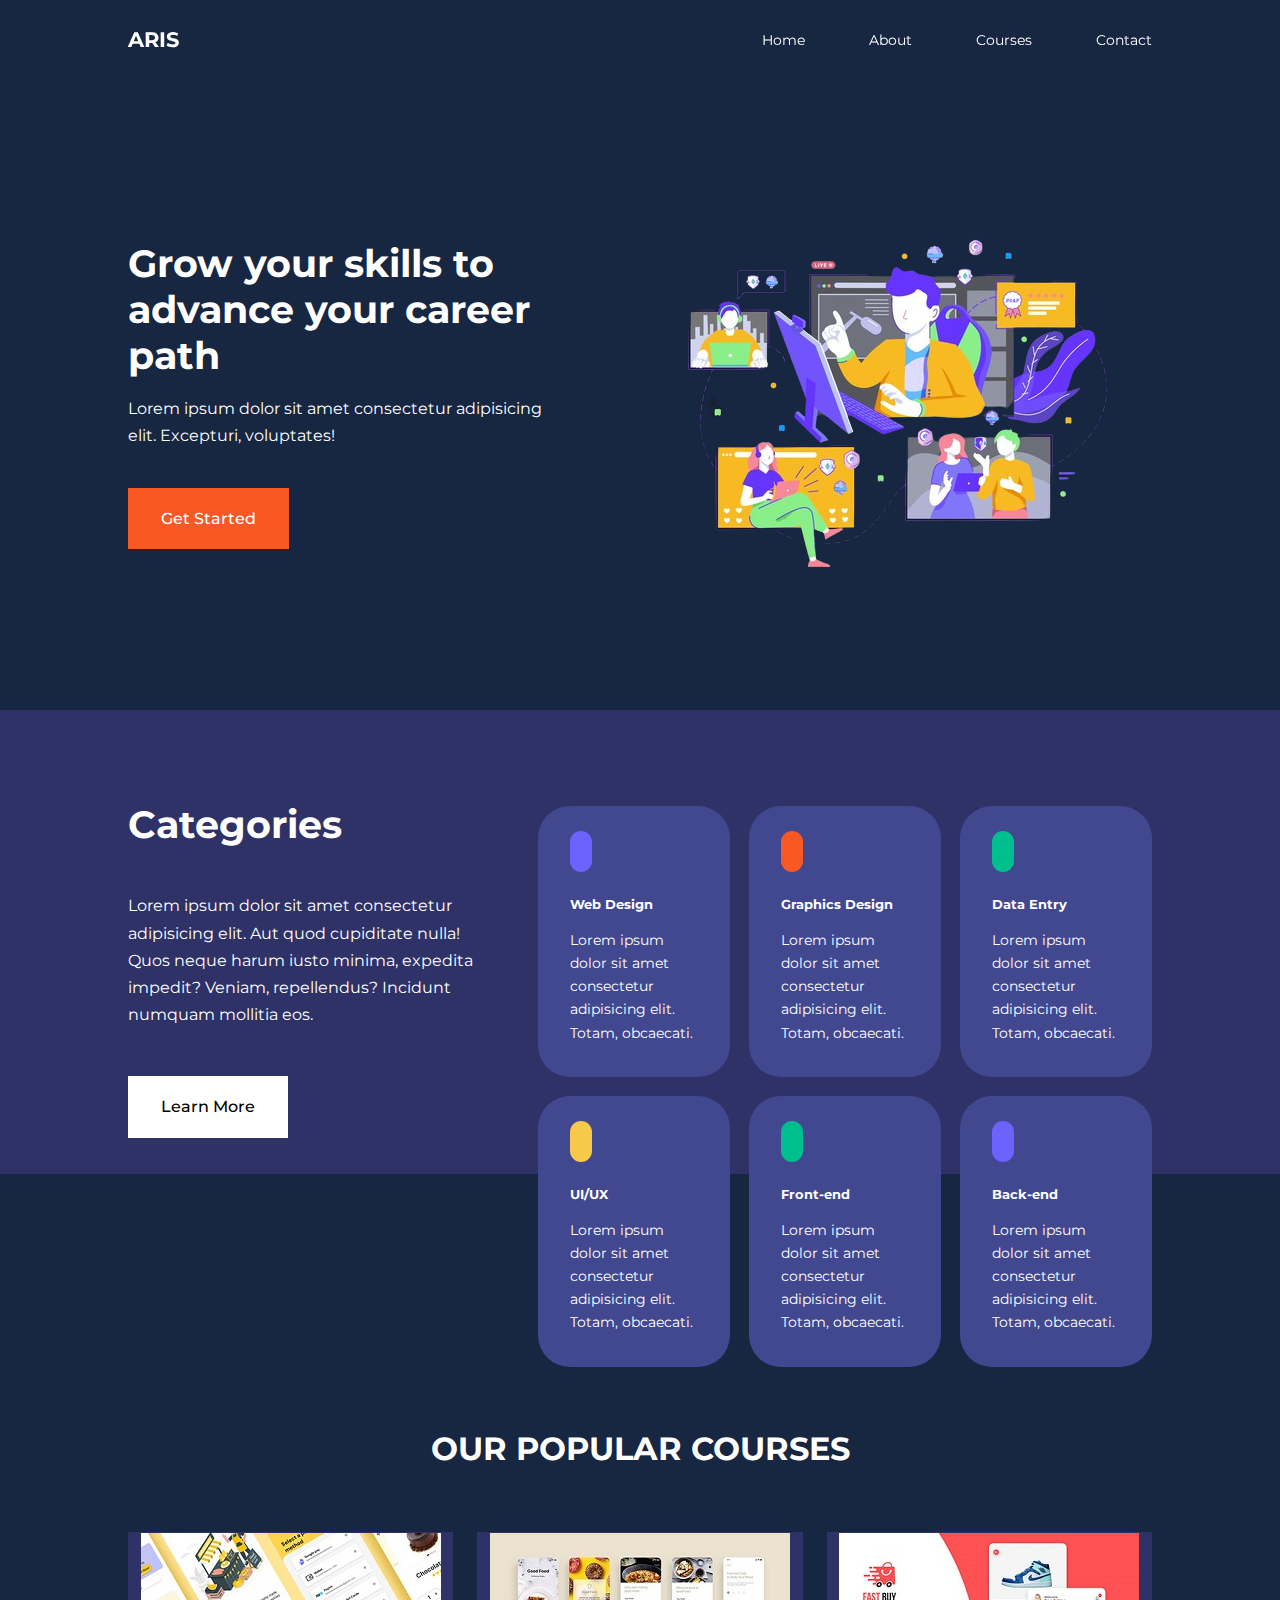
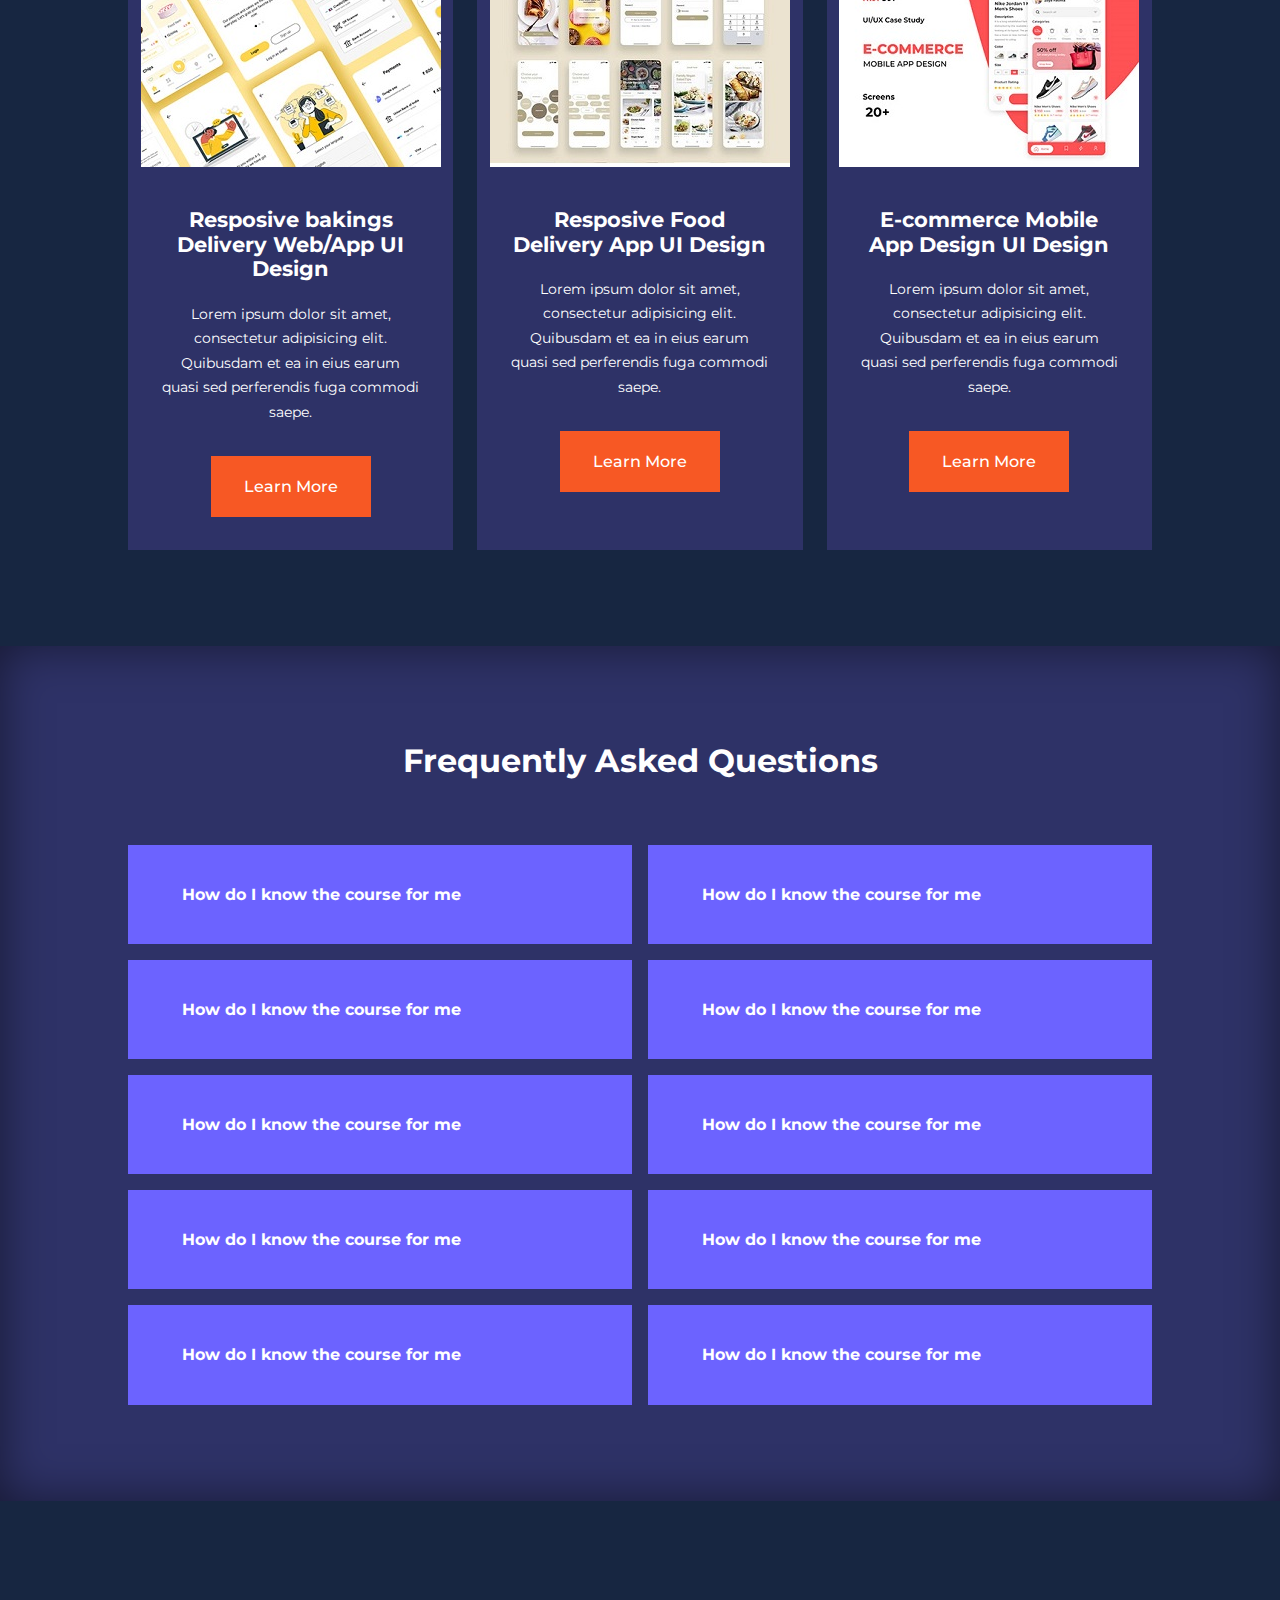
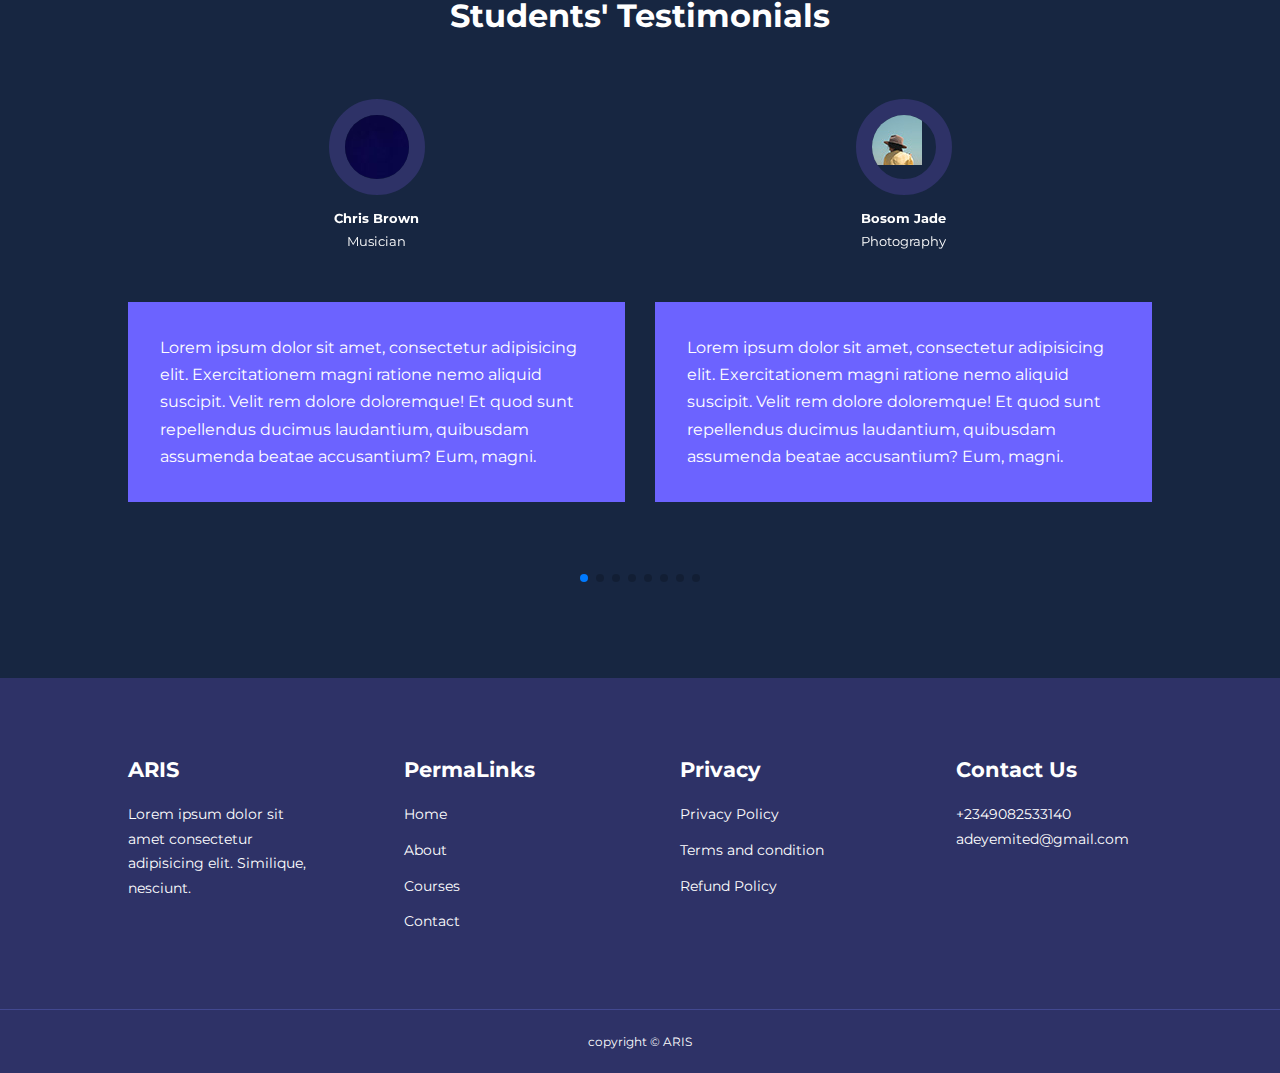
<file: project 2 school website/index.html>
<!DOCTYPE html>
<html lang="en">
  <head>
    <meta charset="UTF-8" />
    <meta http-equiv="X-UA-Compatible" content="IE=edge" />
    <meta name="viewport" content="width=device-width, initial-scale=1.0" />
    <title>ARIS</title>

    <!-- Fontawesome cdnjs -->
    <link rel="stylesheet" href="https://cdnjs.cloudflare.com/ajax/libs/font-awesome/6.4.0/css/all.min.css" integrity="sha512-iecdLmaskl7CVkqkXNQ/ZH/XLlvWZOJyj7Yy7tcenmpD1ypASozpmT/E0iPtmFIB46ZmdtAc9eNBvH0H/ZpiBw==" crossorigin="anonymous" referrerpolicy="no-referrer" />


    <!-- Swipper JS -->
    <link
      rel="stylesheet"
      href="https://cdn.jsdelivr.net/npm/swiper@9/swiper-bundle.min.css"
    />

    <link rel="stylesheet" href="./css/style.css" />


    <!-- <style>
      body {
        background: url("./img/pngegg.png");
      }
    </style> -->
  </head>



  <body>
    <nav>
      <div class="container nav__container">
        <a href="index.html"><h4>ARIS</h4></a>
        <ul class="nav__menu">
          <li><a href="index.html">Home</a></li>
          <li><a href="about.html">About</a></li>
          <li><a href="courses.html">Courses</a></li>
          <li><a href="contact.html">Contact</a></li>
        </ul>
        <button id="open-menu-btn"><i class="fa-solid fa-bars"></i></button>
        <button id="close-menu-btn">
          <i class="fa-solid fa-multiply"></i>
        </button>
      </div>
    </nav>

    <!--******************END OF NAVBAR****************** -->

    <header>
      <div class="container header__container">
        <div class="header__left">
          <h1>Grow your skills to advance your career path</h1>
          <p>
            Lorem ipsum dolor sit amet consectetur adipisicing elit. Excepturi,
            voluptates!
          </p>

          <a href="courses.html" class="btn btn-primary">Get Started</a>
        </div>

        <div class="header__right">
          <div class="header__right-image">
            <img src="./img/about.attachment.png" alt="" />
          </div>
        </div>
      </div>
    </header>

    <!--******************END OF HEADER SECTION****************** -->

    <section class="categories">
      <div class="container categories__container">
        <div class="categories__left">
          <h1>Categories</h1>
          <p>
            Lorem ipsum dolor sit amet consectetur adipisicing elit. Aut quod
            cupiditate nulla! Quos neque harum iusto minima, expedita impedit?
            Veniam, repellendus? Incidunt numquam mollitia eos.
          </p>
          <a href="#" class="btn">Learn More</a>
        </div>

        <div class="categories__right">
          <article class="category">
            <span class="category__icon"
              ><i class="fa-duotone fa-code"></i></span>
            <h5>Web Design</h5>
            <p>
              Lorem ipsum dolor sit amet consectetur adipisicing elit. Totam,
              obcaecati.
            </p>
          </article>

          <article class="category">
            <span class="category__icon"
              ><i class="fa-solid fa-pen-nib"></i
            ></span>
            <h5>Graphics Design</h5>
            <p>
              Lorem ipsum dolor sit amet consectetur adipisicing elit. Totam,
              obcaecati.
            </p>
          </article>

          <article class="category">
            <span class="category__icon"
              ><i class="fa-solid fa-chart-mixed-up-circle-dollar"></i></span>
            <h5>Data Entry</h5>
            <p>
              Lorem ipsum dolor sit amet consectetur adipisicing elit. Totam,
              obcaecati.
            </p>
          </article>

          <article class="category">
            <span class="category__icon"
              ><i class="fa-regular fa-compass-drafting"></i></span>
            <h5>UI/UX</h5>
            <p>
              Lorem ipsum dolor sit amet consectetur adipisicing elit. Totam,
              obcaecati.
            </p>
          </article>

          <article class="category">
            <span class="category__icon"
              ><i class="fa-duotone fa-server"></i></span>
            <h5>Front-end</h5>
            <p>
              Lorem ipsum dolor sit amet consectetur adipisicing elit. Totam,
              obcaecati.
            </p>
          </article>

          <article class="category">
            <span class="category__icon"
              ><i class="fa-duotone fa-server"></i
            ></span>
            <h5>Back-end</h5>
            <p>
              Lorem ipsum dolor sit amet consectetur adipisicing elit. Totam,
              obcaecati.
            </p>
          </article>
        </div>
      </div>
    </section>

    <!--******************END OF CATEGORIES SECTION****************** -->

    <section class="courses">
      <h2>OUR POPULAR COURSES</h2>
      <div class="container courses__container">
        <article class="course">
          <div class="course__image">
            <img src="./img/course1.jpg" alt="" />
          </div>
          <div class="course__info">
            <h4>Resposive bakings Delivery Web/App UI Design</h4>
            <p>
              Lorem ipsum dolor sit amet, consectetur adipisicing elit.
              Quibusdam et ea in eius earum quasi sed perferendis fuga commodi
              saepe.
            </p>
            <a href="courses.html" class="btn btn-primary">Learn More</a>
          </div>
        </article>

        <article class="course">
          <div class="course__image">
            <img src="./img/course2.jpg" alt="" />
          </div>
          <div class="course__info">
            <h4>Resposive Food Delivery App UI Design</h4>
            <p>
              Lorem ipsum dolor sit amet, consectetur adipisicing elit.
              Quibusdam et ea in eius earum quasi sed perferendis fuga commodi
              saepe.
            </p>
            <a href="courses.html" class="btn btn-primary">Learn More</a>
          </div>
        </article>

        <article class="course">
          <div class="course__image">
            <img src="./img/course3.jpg" alt="" />
          </div>
          <div class="course__info">
            <h4>E-commerce Mobile App Design UI Design</h4>
            <p>
              Lorem ipsum dolor sit amet, consectetur adipisicing elit.
              Quibusdam et ea in eius earum quasi sed perferendis fuga commodi
              saepe.
            </p>
            <a href="courses.html" class="btn btn-primary">Learn More</a>
          </div>
        </article>
      </div>
    </section>

    <!--******************END OF COURSES SECTION****************** -->

    <section class="faqs">
      <h2>Frequently Asked Questions</h2>
      <div class="container faqs__container">
        <article class="faq">
          <div class="faq__icon"><i class="fa-solid fa-plus"></i></div>
          <div class="question__anwser">
            <h4>How do I know the course for me</h4>
            <p>
              Lorem ipsum dolor sit amet consectetur adipisicing elit.
              Repudiandae nulla rem, reprehenderit tempore facilis eum modi.
              Maxime ad inventore doloremque perspiciatis, nesciunt nulla
              placeat quis, nemo sed repudiandae sequi eius.
            </p>
          </div>
        </article>

        <article class="faq">
          <div class="faq__icon"><i class="fa-solid fa-plus"></i></div>
          <div class="question__anwser">
            <h4>How do I know the course for me</h4>
            <p>
              Lorem ipsum dolor sit amet consectetur adipisicing elit.
              Repudiandae nulla rem, reprehenderit tempore facilis eum modi.
              Maxime ad inventore doloremque perspiciatis, nesciunt nulla
              placeat quis, nemo sed repudiandae sequi eius.
            </p>
          </div>
        </article>

        <article class="faq">
          <div class="faq__icon"><i class="fa-solid fa-plus"></i></div>
          <div class="question__anwser">
            <h4>How do I know the course for me</h4>
            <p>
              Lorem ipsum dolor sit amet consectetur adipisicing elit.
              Repudiandae nulla rem, reprehenderit tempore facilis eum modi.
              Maxime ad inventore doloremque perspiciatis, nesciunt nulla
              placeat quis, nemo sed repudiandae sequi eius.
            </p>
          </div>
        </article>

        <article class="faq">
          <div class="faq__icon"><i class="fa-solid fa-plus"></i></div>
          <div class="question__anwser">
            <h4>How do I know the course for me</h4>
            <p>
              Lorem ipsum dolor sit amet consectetur adipisicing elit.
              Repudiandae nulla rem, reprehenderit tempore facilis eum modi.
              Maxime ad inventore doloremque perspiciatis, nesciunt nulla
              placeat quis, nemo sed repudiandae sequi eius.
            </p>
          </div>
        </article>

        <article class="faq">
          <div class="faq__icon"><i class="fa-solid fa-plus"></i></div>
          <div class="question__anwser">
            <h4>How do I know the course for me</h4>
            <p>
              Lorem ipsum dolor sit amet consectetur adipisicing elit.
              Repudiandae nulla rem, reprehenderit tempore facilis eum modi.
              Maxime ad inventore doloremque perspiciatis, nesciunt nulla
              placeat quis, nemo sed repudiandae sequi eius.
            </p>
          </div>
        </article>

        <article class="faq">
          <div class="faq__icon"><i class="fa-solid fa-plus"></i></div>
          <div class="question__anwser">
            <h4>How do I know the course for me</h4>
            <p>
              Lorem ipsum dolor sit amet consectetur adipisicing elit.
              Repudiandae nulla rem, reprehenderit tempore facilis eum modi.
              Maxime ad inventore doloremque perspiciatis, nesciunt nulla
              placeat quis, nemo sed repudiandae sequi eius.
            </p>
          </div>
        </article>

        <article class="faq">
          <div class="faq__icon"><i class="fa-solid fa-plus"></i></div>
          <div class="question__anwser">
            <h4>How do I know the course for me</h4>
            <p>
              Lorem ipsum dolor sit amet consectetur adipisicing elit.
              Repudiandae nulla rem, reprehenderit tempore facilis eum modi.
              Maxime ad inventore doloremque perspiciatis, nesciunt nulla
              placeat quis, nemo sed repudiandae sequi eius.
            </p>
          </div>
        </article>

        <article class="faq">
          <div class="faq__icon"><i class="fa-solid fa-plus"></i></div>
          <div class="question__anwser">
            <h4>How do I know the course for me</h4>
            <p>
              Lorem ipsum dolor sit amet consectetur adipisicing elit.
              Repudiandae nulla rem, reprehenderit tempore facilis eum modi.
              Maxime ad inventore doloremque perspiciatis, nesciunt nulla
              placeat quis, nemo sed repudiandae sequi eius.
            </p>
          </div>
        </article>

        <article class="faq">
          <div class="faq__icon"><i class="fa-solid fa-plus"></i></div>
          <div class="question__anwser">
            <h4>How do I know the course for me</h4>
            <p>
              Lorem ipsum dolor sit amet consectetur adipisicing elit.
              Repudiandae nulla rem, reprehenderit tempore facilis eum modi.
              Maxime ad inventore doloremque perspiciatis, nesciunt nulla
              placeat quis, nemo sed repudiandae sequi eius.
            </p>
          </div>
        </article>

        <article class="faq">
          <div class="faq__icon"><i class="fa-solid fa-plus"></i></div>
          <div class="question__anwser">
            <h4>How do I know the course for me</h4>
            <p>
              Lorem ipsum dolor sit amet consectetur adipisicing elit.
              Repudiandae nulla rem, reprehenderit tempore facilis eum modi.
              Maxime ad inventore doloremque perspiciatis, nesciunt nulla
              placeat quis, nemo sed repudiandae sequi eius.
            </p>
          </div>
        </article>
      </div>
    </section>
    <!--******************END OF FAQs SECTION****************** -->

    <section class="container testimonials__container mySwiper">
      <h2>Students' Testimonials</h2>
      <div class="swiper-wrapper">
        <article class="testimonial swiper-slide">
          <div class="avatar">
            <img src="./img/avertar1.jpg" alt="" />
          </div>
          <div class="testimonial__info">
            <h5>Chris Brown</h5>
            <small>Musician</small>
          </div>
          <div class="testimonial__body">
            <p>
              Lorem ipsum dolor sit amet, consectetur adipisicing elit.
              Exercitationem magni ratione nemo aliquid suscipit. Velit rem
              dolore doloremque! Et quod sunt repellendus ducimus laudantium,
              quibusdam assumenda beatae accusantium? Eum, magni.
            </p>
          </div>
        </article>

        <article class="testimonial swiper-slide">
          <div class="avatar">
            <img src="./img/avertar2.jpg" alt="" />
          </div>
          <div class="testimonial__info">
            <h5>Bosom Jade</h5>
            <small>Photography</small>
          </div>
          <div class="testimonial__body">
            <p>
              Lorem ipsum dolor sit amet, consectetur adipisicing elit.
              Exercitationem magni ratione nemo aliquid suscipit. Velit rem
              dolore doloremque! Et quod sunt repellendus ducimus laudantium,
              quibusdam assumenda beatae accusantium? Eum, magni.
            </p>
          </div>
        </article>

        <article class="testimonial swiper-slide">
          <div class="avatar">
            <img src="./img/avertar3.jpg" alt="" />
          </div>
          <div class="testimonial__info">
            <h5>Matthew Law</h5>
            <small>Web Designer</small>
          </div>
          <div class="testimonial__body">
            <p>
              Lorem ipsum dolor sit amet, consectetur adipisicing elit.
              Exercitationem magni ratione nemo aliquid suscipit. Velit rem
              dolore doloremque! Et quod sunt repellendus ducimus laudantium,
              quibusdam assumenda beatae accusantium? Eum, magni.
            </p>
          </div>
        </article>

        <article class="testimonial swiper-slide">
          <div class="avatar">
            <img src="./img/avertar4.png" alt="" />
          </div>
          <div class="testimonial__info">
            <h5>Ali Ali</h5>
            <small>Student</small>
          </div>
          <div class="testimonial__body">
            <p>
              Lorem ipsum dolor sit amet, consectetur adipisicing elit.
              Exercitationem magni ratione nemo aliquid suscipit. Velit rem
              dolore doloremque! Et quod sunt repellendus ducimus laudantium,
              quibusdam assumenda beatae accusantium? Eum, magni.
            </p>
          </div>
        </article>

        <article class="testimonial swiper-slide">
          <div class="avatar">
            <img src="./img/avertar5.jpg" alt="" />
          </div>
          <div class="testimonial__info">
            <h5>Hajia Labake</h5>
            <small>Fashion Designer</small>
          </div>
          <div class="testimonial__body">
            <p>
              Lorem ipsum dolor sit amet, consectetur adipisicing elit.
              Exercitationem magni ratione nemo aliquid suscipit. Velit rem
              dolore doloremque! Et quod sunt repellendus ducimus laudantium,
              quibusdam assumenda beatae accusantium? Eum, magni.
            </p>
          </div>
        </article>

        <article class="testimonial swiper-slide">
          <div class="avatar">
            <img src="./img/avertar5.jpg" alt="" />
          </div>
          <div class="testimonial__info">
            <h5>Hajia Labake</h5>
            <small>Fashion Designer</small>
          </div>
          <div class="testimonial__body">
            <p>
              Lorem ipsum dolor sit amet, consectetur adipisicing elit.
              Exercitationem magni ratione nemo aliquid suscipit. Velit rem
              dolore doloremque! Et quod sunt repellendus ducimus laudantium,
              quibusdam assumenda beatae accusantium? Eum, magni.
            </p>
          </div>
        </article>

        <article class="testimonial swiper-slide">
          <div class="avatar">
            <img src="./img/avertar5.jpg" alt="" />
          </div>
          <div class="testimonial__info">
            <h5>Hajia Labake</h5>
            <small>Fashion Designer</small>
          </div>
          <div class="testimonial__body">
            <p>
              Lorem ipsum dolor sit amet, consectetur adipisicing elit.
              Exercitationem magni ratione nemo aliquid suscipit. Velit rem
              dolore doloremque! Et quod sunt repellendus ducimus laudantium,
              quibusdam assumenda beatae accusantium? Eum, magni.
            </p>
          </div>
        </article>

        <article class="testimonial swiper-slide">
          <div class="avatar">
            <img src="./img/avertar5.jpg" alt="" />
          </div>
          <div class="testimonial__info">
            <h5>Hajia Labake</h5>
            <small>Fashion Designer</small>
          </div>
          <div class="testimonial__body">
            <p>
              Lorem ipsum dolor sit amet, consectetur adipisicing elit.
              Exercitationem magni ratione nemo aliquid suscipit. Velit rem
              dolore doloremque! Et quod sunt repellendus ducimus laudantium,
              quibusdam assumenda beatae accusantium? Eum, magni.
            </p>
          </div>
        </article>

        <article class="testimonial swiper-slide">
          <div class="avatar">
            <img src="./img/avertar5.jpg" alt="" />
          </div>
          <div class="testimonial__info">
            <h5>Hajia Labake</h5>
            <small>Fashion Designer</small>
          </div>
          <div class="testimonial__body">
            <p>
              Lorem ipsum dolor sit amet, consectetur adipisicing elit.
              Exercitationem magni ratione nemo aliquid suscipit. Velit rem
              dolore doloremque! Et quod sunt repellendus ducimus laudantium,
              quibusdam assumenda beatae accusantium? Eum, magni.
            </p>
          </div>
        </article>
      </div>
      <div class="swiper-pagination"></div>
    </section>

    <!--******************END OF TESTIMONIALS SECTION****************** -->

    <footer>
      <div class="container footer__container">
        <div class="footer1">
          <a href="index.html" class="footer__logo"><h4>ARIS</h4></a>
          <p>
            Lorem ipsum dolor sit amet consectetur adipisicing elit. Similique,
            nesciunt.
          </p>
        </div>

        <div class="footer__2">
          <h4>PermaLinks</h4>
          <ul>
            <li><a href="index.html">Home</a></li>
            <li><a href="about.html">About</a></li>
            <li><a href="courses.html">Courses</a></li>
            <li><a href="contact.html">Contact</a></li>
          </ul>
        </div>

        <div class="footer__3">
          <h4>Privacy</h4>
          <ul class="privacy">
            <li><a href="#">Privacy Policy</a></li>
            <li><a href="#">Terms and condition</a></li>
            <li><a href="#">Refund Policy</a></li>
          </ul>
        </div>

        <div class="footer__4">
          <h4>Contact Us</h4>
          <div>
            <p>+2349082533140</p>
            <p>adeyemited@gmail.com</p>
          </div>
          <ul class="footer__socials">
            <a href="#"><i class="fa-brands fa-linkedin"></i> </a>
            <a href="#"><i class="fa-brands fa-instagram"></i> </a>
            <a href="https://www.facebook.com/teddson.adeyemi/"
              ><i class="fa-brands fa-facebook"></i
            ></a>
            <a href="https://www.pinterest.com/adeyemited/"
              ><i class="fa-brands fa-pinterest"></i
            ></a>
          </ul>
        </div>
      </div>
      <div class="footer__copyright">
        <small>copyright &copy; ARIS</small>
      </div>
    </footer>

    <script src="https://cdn.jsdelivr.net/npm/swiper@9/swiper-bundle.min.js"></script>

    <script>
      var swiper = new Swiper(".mySwiper", {
        slidesPerView: 1,
        spaceBetween: 30,
        pagination: {
          el: ".swiper-pagination",
          clickable: true
        },
        // when window width is >= 600px
        breakpoints: {
          600: {
            slidesPerView: 2
          }
        }
      });
    </script>
  </body>
</html>
</file>
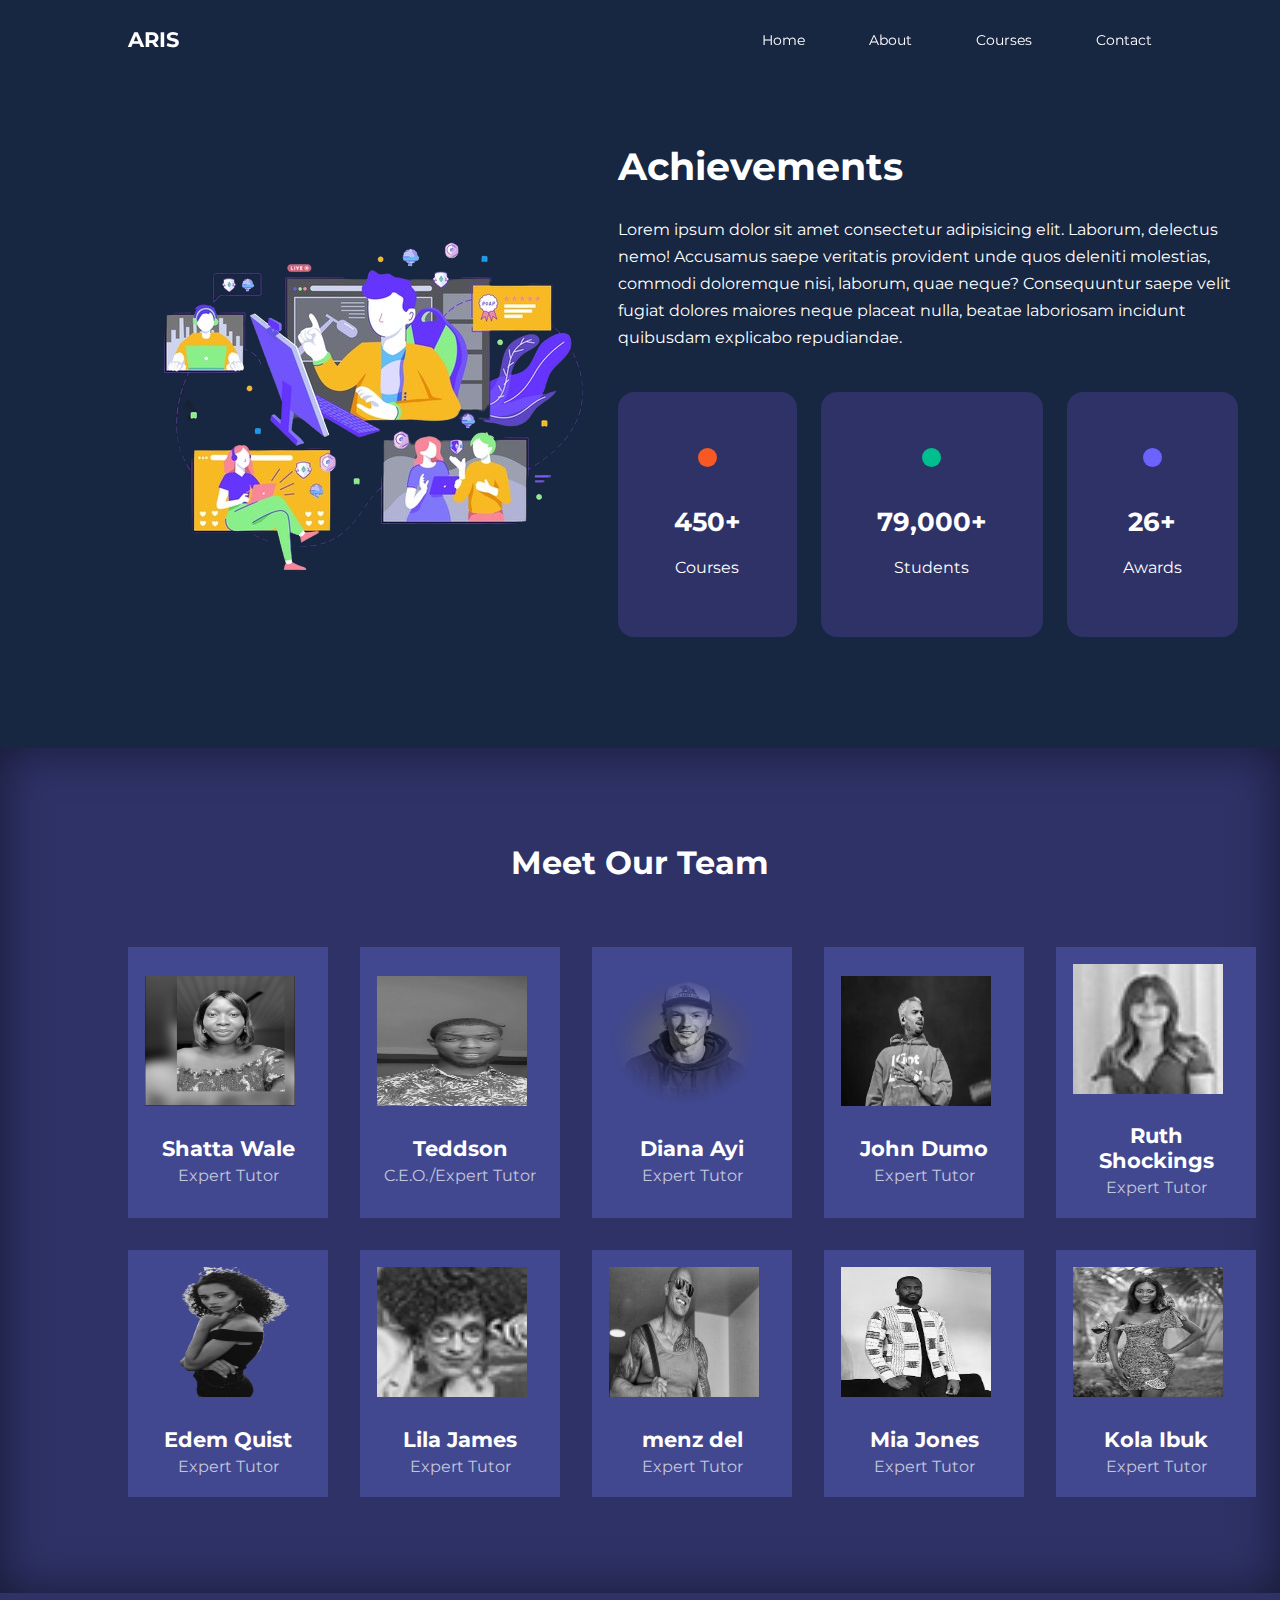
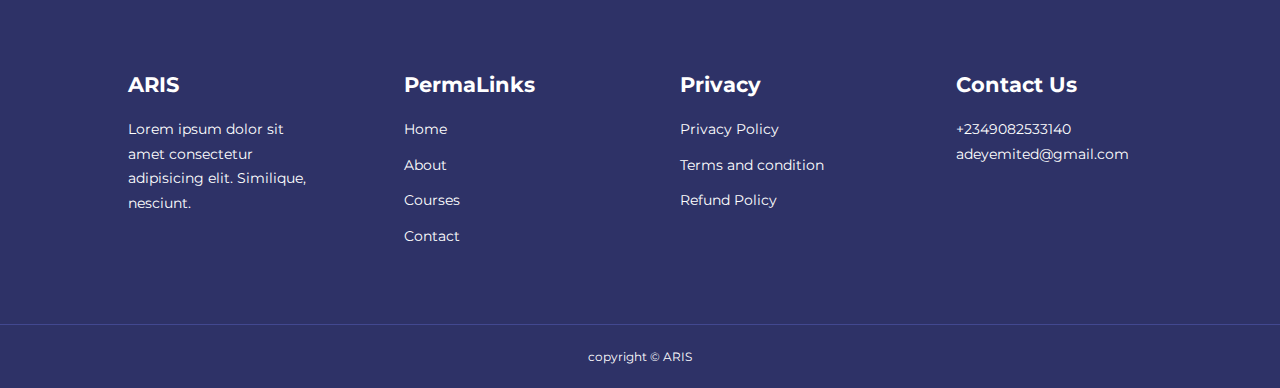
<file: project 2 school website/about.html>
<!DOCTYPE html>
<html lang="en">
  <head>
    <meta charset="UTF-8" />
    <meta http-equiv="X-UA-Compatible" content="IE=edge" />
    <meta name="viewport" content="width=device-width, initial-scale=1.0" />
    <title>ARIS</title>

    <!-- Fontawesome cdnjs -->
    <link
      rel="stylesheet"
      href="https://cdnjs.cloudflare.com/ajax/libs/font-awesome/6.4.0/css/all.min.css"
      integrity="sha512-iecdLmaskl7CVkqkXNQ/ZH/XLlvWZOJyj7Yy7tcenmpD1ypASozpmT/E0iPtmFIB46ZmdtAc9eNBvH0H/ZpiBw=="
      crossorigin="anonymous"
      referrerpolicy="no-referrer"
    />

    <link rel="stylesheet" href="./css/style.css" />
    <link rel="stylesheet" href="./css/about.css" />
  </head>
  <body>
    <nav>
      <div class="container nav__container">
        <a href="index.html"><h4>ARIS</h4></a>
        <ul class="nav__menu">
          <li><a href="index.html">Home</a></li>
          <li><a href="about.html">About</a></li>
          <li><a href="courses.html">Courses</a></li>
          <li><a href="contact.html">Contact</a></li>
        </ul>
        <button id="open-menu-btn"><i class="fa-solid fa-bars"></i></button>
        <button id="close-menu-btn">
          <i class="fa-solid fa-multiply"></i>
        </button>
      </div>
    </nav>

    <!--******************END OF NAVBAR****************** -->

    <section class="about__achievements">
      <div class="container about__achievements-container">
        <div class="about__achievements-left">
          <img src="./img/about.attachment.png" />
        </div>

        <div class="about__achievements-right">
          <h1>Achievements</h1>
          <p>
            Lorem ipsum dolor sit amet consectetur adipisicing elit. Laborum,
            delectus nemo! Accusamus saepe veritatis provident unde quos
            deleniti molestias, commodi doloremque nisi, laborum, quae neque?
            Consequuntur saepe velit fugiat dolores maiores neque placeat nulla,
            beatae laboriosam incidunt quibusdam explicabo repudiandae.
          </p>

          <div class="achievements__cards">
            <article class="achievement__card">
              <span class="achievement__icon">
                <i class="fa-solid fa-video"></i>
              </span>
              <h3>450+</h3>
              <p>Courses</p>
            </article>

            <article class="achievement__card">
              <span class="achievement__icon">
                <i class="fa-solid fa-users"></i>
              </span>
              <h3>79,000+</h3>
              <p>Students</p>
            </article>

            <article class="achievement__card">
              <span class="achievement__icon">
                <i class="fa-solid fa-trophy"></i>
              </span>
              <h3>26+</h3>
              <p>Awards</p>
            </article>
          </div>
        </div>
      </div>
    </section>

    <!--****************END OF ACHIEVEMENTS************** -->

    <section class="team">
      <h2>Meet Our Team</h2>
      <div class="container team__container">
        <article class="team__member">
          <div class="team__member-image">
            <img src="./img/tm1.png" alt="" />
          </div>
          <div class="team__member-info">
            <h4>Shatta Wale</h4>
            <p>Expert Tutor</p>
          </div>
          <div class="team__member-socials">
            <a href="https://instagram.com/Shatta" target="_blank">
              <i class="fa-brands fa-instagram"></i
            ></a>

            <a href="https://fa-twitter.com/Shatta" target="_blank">
              <i class="fa-brands fa-twitter"></i
            ></a>

            <a href="https://linkedin.com/Shatta" target="_blank">
              <i class="fa-brands fa-linkedin"></i
            ></a>
          </div>
        </article>

        <article class="team__member">
          <div class="team__member-image">
            <img src="./img/tm2.jpg" alt="" />
          </div>
          <div class="team__member-info">
            <h4>Teddson</h4>
            <p>C.E.O./Expert Tutor</p>
          </div>
          <div class="team__member-socials">
            <a href="https://instagram.com/Shatta" target="_blank">
              <i class="fa-brands fa-instagram"></i
            ></a>

            <a href="https://fa-twitter.com/Shatta" target="_blank">
              <i class="fa-brands fa-twitter"></i
            ></a>

            <a href="https://linkedin.com/Shatta" target="_blank">
              <i class="fa-brands fa-linkedin"></i
            ></a>
          </div>
        </article>

        <article class="team__member">
          <div class="team__member-image">
            <img src="./img/tm3.png" alt="" />
          </div>
          <div class="team__member-info">
            <h4>Diana Ayi</h4>
            <p>Expert Tutor</p>
          </div>
          <div class="team__member-socials">
            <a href="https://instagram.com/Shatta" target="_blank">
              <i class="fa-brands fa-instagram"></i
            ></a>

            <a href="https://fa-twitter.com/Shatta" target="_blank">
              <i class="fa-brands fa-twitter"></i
            ></a>

            <a href="https://linkedin.com/Shatta" target="_blank">
              <i class="fa-brands fa-linkedin"></i
            ></a>
          </div>
        </article>

        <article class="team__member">
          <div class="team__member-image">
            <img src="./img/tm4.jpg" alt="" />
          </div>
          <div class="team__member-info">
            <h4>John Dumo</h4>
            <p>Expert Tutor</p>
          </div>
          <div class="team__member-socials">
            <a href="https://instagram.com/Shatta" target="_blank">
              <i class="fa-brands fa-instagram"></i
            ></a>

            <a href="https://fa-twitter.com/Shatta" target="_blank">
              <i class="fa-brands fa-twitter"></i
            ></a>

            <a href="https://linkedin.com/Shatta" target="_blank">
              <i class="fa-brands fa-linkedin"></i
            ></a>
          </div>
        </article>

        <article class="team__member">
          <div class="team__member-image">
            <img src="./img/tm5.jpg" alt="" />
          </div>
          <div class="team__member-info">
            <h4>Ruth Shockings</h4>
            <p>Expert Tutor</p>
          </div>
          <div class="team__member-socials">
            <a href="https://instagram.com/Shatta" target="_blank">
              <i class="fa-brands fa-instagram"></i
            ></a>

            <a href="https://fa-twitter.com/Shatta" target="_blank">
              <i class="fa-brands fa-twitter"></i
            ></a>

            <a href="https://linkedin.com/Shatta" target="_blank">
              <i class="fa-brands fa-linkedin"></i
            ></a>
          </div>
        </article>

        <article class="team__member">
          <div class="team__member-image">
            <img src="./img/tm6.png" alt="" />
          </div>
          <div class="team__member-info">
            <h4>Edem Quist</h4>
            <p>Expert Tutor</p>
          </div>
          <div class="team__member-socials">
            <a href="https://instagram.com/Shatta" target="_blank">
              <i class="fa-brands fa-instagram"></i
            ></a>

            <a href="https://fa-twitter.com/Shatta" target="_blank">
              <i class="fa-brands fa-twitter"></i
            ></a>

            <a href="https://linkedin.com/Shatta" target="_blank">
              <i class="fa-brands fa-linkedin"></i
            ></a>
          </div>
        </article>

        <article class="team__member">
          <div class="team__member-image">
            <img src="./img/tm7.jpg" alt="" />
          </div>
          <div class="team__member-info">
            <h4>Lila James</h4>
            <p>Expert Tutor</p>
          </div>
          <div class="team__member-socials">
            <a href="https://instagram.com/Shatta" target="_blank">
              <i class="fa-brands fa-instagram"></i
            ></a>

            <a href="https://fa-twitter.com/Shatta" target="_blank">
              <i class="fa-brands fa-twitter"></i
            ></a>

            <a href="https://linkedin.com/Shatta" target="_blank">
              <i class="fa-brands fa-linkedin"></i
            ></a>
          </div>
        </article>

        <article class="team__member">
          <div class="team__member-image">
            <img src="./img/tm8.jpg" alt="" />
          </div>
          <div class="team__member-info">
            <h4>menz del</h4>
            <p>Expert Tutor</p>
          </div>
          <div class="team__member-socials">
            <a href="https://instagram.com/Shatta" target="_blank">
              <i class="fa-brands fa-instagram"></i
            ></a>

            <a href="https://fa-twitter.com/Shatta" target="_blank">
              <i class="fa-brands fa-twitter"></i
            ></a>

            <a href="https://linkedin.com/Shatta" target="_blank">
              <i class="fa-brands fa-linkedin"></i
            ></a>
          </div>
        </article>

        <article class="team__member">
          <div class="team__member-image">
            <img src="./img/tm9.jpg" alt="" />
          </div>
          <div class="team__member-info">
            <h4>Mia Jones</h4>
            <p>Expert Tutor</p>
          </div>
          <div class="team__member-socials">
            <a href="https://instagram.com/Shatta" target="_blank">
              <i class="fa-brands fa-instagram"></i
            ></a>

            <a href="https://fa-twitter.com/Shatta" target="_blank">
              <i class="fa-brands fa-twitter"></i
            ></a>

            <a href="https://linkedin.com/Shatta" target="_blank">
              <i class="fa-brands fa-linkedin"></i
            ></a>
          </div>
        </article>

        <article class="team__member">
          <div class="team__member-image">
            <img src="./img/tm10.jpg" alt="" />
          </div>
          <div class="team__member-info">
            <h4>Kola Ibuk</h4>
            <p>Expert Tutor</p>
          </div>
          <div class="team__member-socials">
            <a href="https://instagram.com/Shatta" target="_blank">
              <i class="fa-brands fa-instagram"></i
            ></a>

            <a href="https://fa-twitter.com/Shatta" target="_blank">
              <i class="fa-brands fa-twitter"></i
            ></a>

            <a href="https://linkedin.com/Shatta" target="_blank">
              <i class="fa-brands fa-linkedin"></i
            ></a>
          </div>
        </article>
      </div>
    </section>

    <!--****************END OF TEAM************** -->

    <footer>
      <div class="container footer__container">
        <div class="footer1">
          <a href="index.html" class="footer__logo"><h4>ARIS</h4></a>
          <p>
            Lorem ipsum dolor sit amet consectetur adipisicing elit. Similique,
            nesciunt.
          </p>
        </div>

        <div class="footer__2">
          <h4>PermaLinks</h4>
          <ul>
            <li><a href="index.html">Home</a></li>
            <li><a href="about.html">About</a></li>
            <li><a href="courses.html">Courses</a></li>
            <li><a href="contact.html">Contact</a></li>
          </ul>
        </div>

        <div class="footer__3">
          <h4>Privacy</h4>
          <ul class="privacy">
            <li><a href="#">Privacy Policy</a></li>
            <li><a href="#">Terms and condition</a></li>
            <li><a href="#">Refund Policy</a></li>
          </ul>
        </div>

        <div class="footer__4">
          <h4>Contact Us</h4>
          <div>
            <p>+2349082533140</p>
            <p>adeyemited@gmail.com</p>
          </div>
          <ul class="footer__socials">
            <a href="#"><i class="fa-brands fa-linkedin"></i> </a>
            <a href="#"><i class="fa-brands fa-instagram"></i> </a>
            <a href="https://www.facebook.com/teddson.adeyemi/"
              ><i class="fa-brands fa-facebook"></i
            ></a>
            <a href="https://www.pinterest.com/adeyemited/"
              ><i class="fa-brands fa-pinterest"></i
            ></a>
          </ul>
        </div>
      </div>
      <div class="footer__copyright">
        <small>copyright &copy; ARIS</small>
      </div>
    </footer>

    <script src="./main.js"></script>
  </body>
</html>
</file>
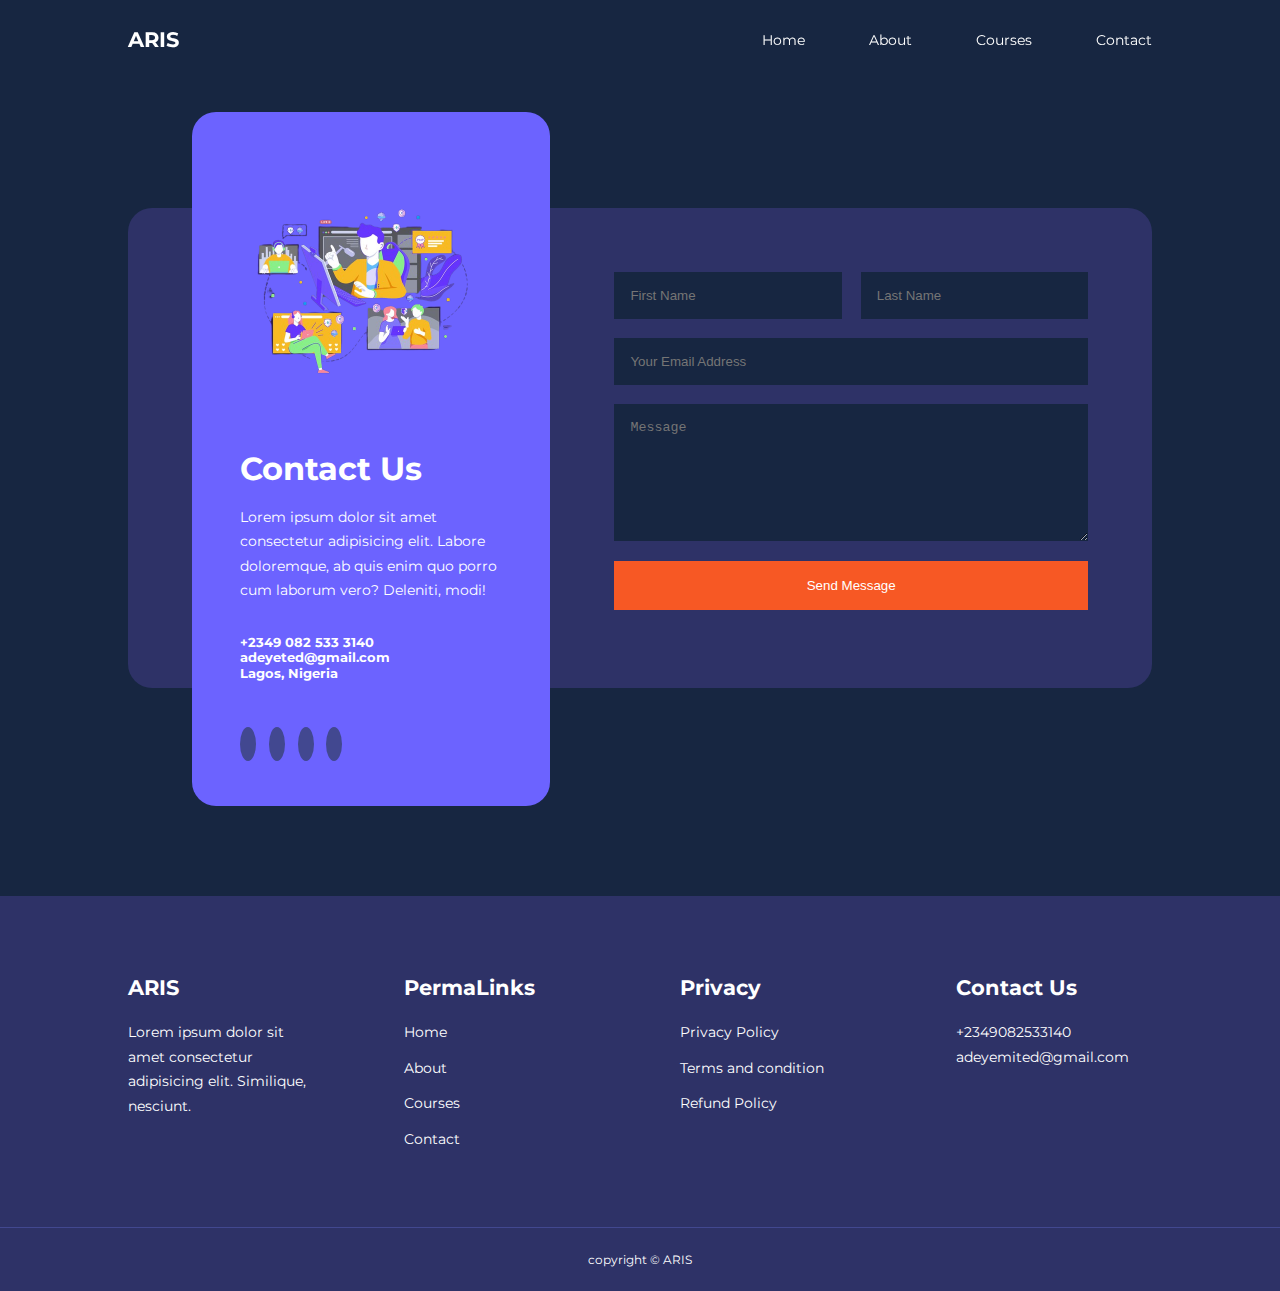
<file: project 2 school website/contact.html>
<!DOCTYPE html>
<html lang="en">
  <head>
    <meta charset="UTF-8" />
    <meta http-equiv="X-UA-Compatible" content="IE=edge" />
    <meta name="viewport" content="width=device-width, initial-scale=1.0" />
    <title>ARIS</title>

    <!-- Fontawesome cdnjs -->
    <link
      rel="stylesheet"
      href="https://cdnjs.cloudflare.com/ajax/libs/font-awesome/6.4.0/css/all.min.css"
      integrity="sha512-iecdLmaskl7CVkqkXNQ/ZH/XLlvWZOJyj7Yy7tcenmpD1ypASozpmT/E0iPtmFIB46ZmdtAc9eNBvH0H/ZpiBw=="
      crossorigin="anonymous"
      referrerpolicy="no-referrer"
    />

    <link rel="stylesheet" href="./css/style.css" />
    <link rel="stylesheet" href="./css/contact.css" />
  </head>
  <body>
    <nav>
      <div class="container nav__container">
        <a href="index.html"><h4>ARIS</h4></a>
        <ul class="nav__menu">
          <li><a href="index.html">Home</a></li>
          <li><a href="about.html">About</a></li>
          <li><a href="courses.html">Courses</a></li>
          <li><a href="contact.html">Contact</a></li>
        </ul>
        <button id="open-menu-btn"><i class="fa-solid fa-bars"></i></button>
        <button id="close-menu-btn">
          <i class="fa-solid fa-multiply"></i>
        </button>
      </div>
    </nav>

    <!--******************END OF NAVBAR****************** -->

    <section class="contact">
      <div class="container contact__container">
        <aside class="contact__aside">
          <div class="aside__image">
            <img src="./img/about.attachment.png" alt="" />
          </div>
          <h2>Contact Us</h2>
          <p>
            Lorem ipsum dolor sit amet consectetur adipisicing elit. Labore
            doloremque, ab quis enim quo porro cum laborum vero? Deleniti, modi!
          </p>
          <ul class="Contact__details">
            <li>
              <i class="fa-brands fa-phone"></i>
              <h5>+2349 082 533 3140</h5>
            </li>

            <li>
              <i class="fa-brands fa-envelope"></i>
              <h5>adeyeted@gmail.com</h5>
            </li>

            <li>
              <i class="fa-brands fa-location"></i>
              <h5>Lagos, Nigeria</h5>
            </li>
          </ul>

          <ul class="contact__socials">
            <li>
              <a href="https://facebook.com"
                ><i class="fa-brands fa-facebook"></i
              ></a>
            </li>
            <li>
              <a href="https://instagram.com"
                ><i class="fa-brands fa-instagram"></i
              ></a>
            </li>
            <li>
              <a href="https://twitter.com"
                ><i class="fa-brands fa-twitter"></i
              ></a>
            </li>
            <li>
              <a href="https://linkedin.com"
                ><i class="fa-brands fa-linkedin"></i
              ></a>
            </li>
          </ul>
        </aside>




        <form action="https://formspree.io/f/mwkdkpnp" method="POST">
            <div class="form__name">
                <input type="text" name="First Name" placeholder="First Name" required>
                <input type="text" name="Last Name" placeholder="Last Name" required>
            </div>
            <input type="email" name="Email Address" placeholder="Your Email Address" required>
            <textarea name="Message" rows="7" placeholder="Message" required></textarea>
            <button type="submit" class="btn btn-primary">Send Message</button>
        </form>
      </div>
    </section>




    




























    <footer>
      <div class="container footer__container">
        <div class="footer1">
          <a href="index.html" class="footer__logo"><h4>ARIS</h4></a>
          <p>
            Lorem ipsum dolor sit amet consectetur adipisicing elit. Similique,
            nesciunt.
          </p>
        </div>

        <div class="footer__2">
          <h4>PermaLinks</h4>
          <ul>
            <li><a href="index.html">Home</a></li>
            <li><a href="about.html">About</a></li>
            <li><a href="courses.html">Courses</a></li>
            <li><a href="contact.html">Contact</a></li>
          </ul>
        </div>

        <div class="footer__3">
          <h4>Privacy</h4>
          <ul class="privacy">
            <li><a href="#">Privacy Policy</a></li>
            <li><a href="#">Terms and condition</a></li>
            <li><a href="#">Refund Policy</a></li>
          </ul>
        </div>

        <div class="footer__4">
          <h4>Contact Us</h4>
          <div>
            <p>+2349082533140</p>
            <p>adeyemited@gmail.com</p>
          </div>
          <ul class="footer__socials">
            <a href="#"><i class="fa-brands fa-linkedin"></i> </a>
            <a href="#"><i class="fa-brands fa-instagram"></i> </a>
            <a href="https://www.facebook.com/teddson.adeyemi/"
              ><i class="fa-brands fa-facebook"></i
            ></a>
            <a href="https://www.pinterest.com/adeyemited/"
              ><i class="fa-brands fa-pinterest"></i
            ></a>
          </ul>
        </div>
      </div>
      <div class="footer__copyright">
        <small>copyright &copy; ARIS</small>
      </div>
    </footer>

    <script src="./main.js"></script>
  </body>
</html>
</file>
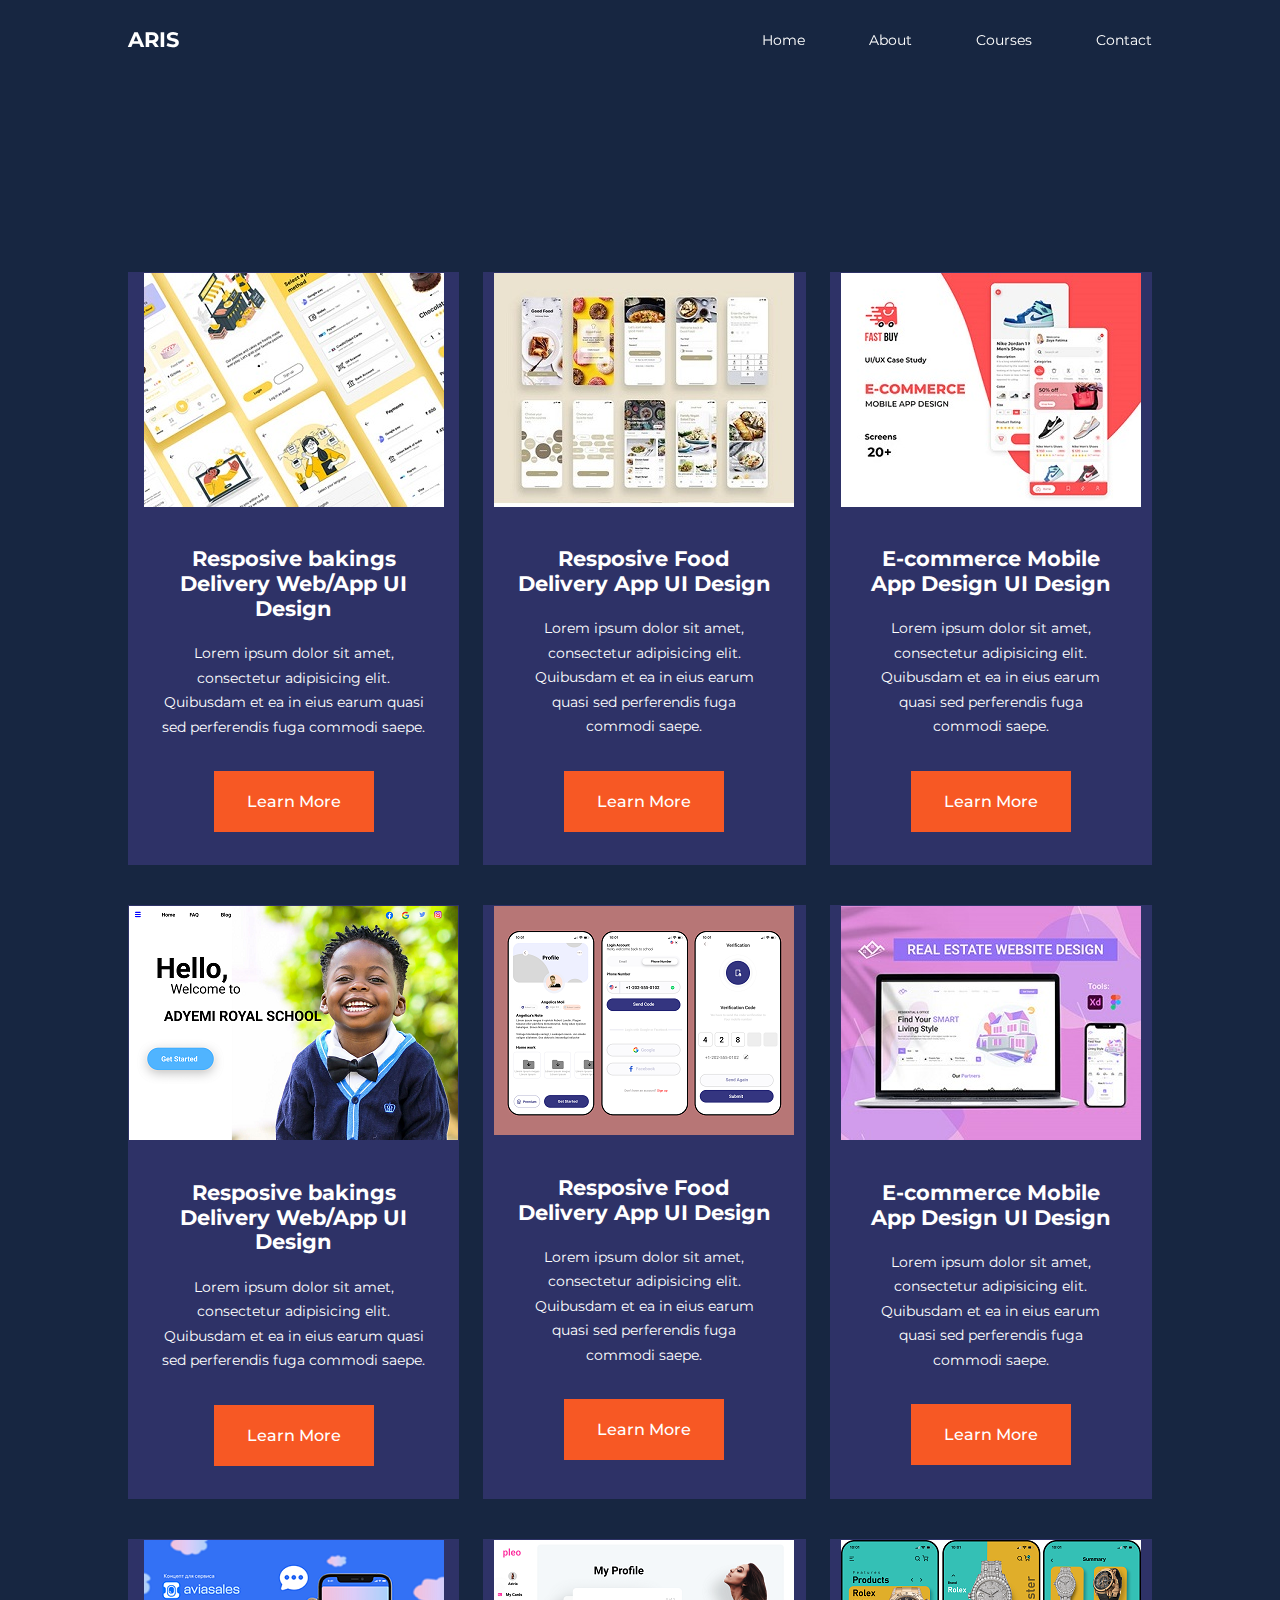
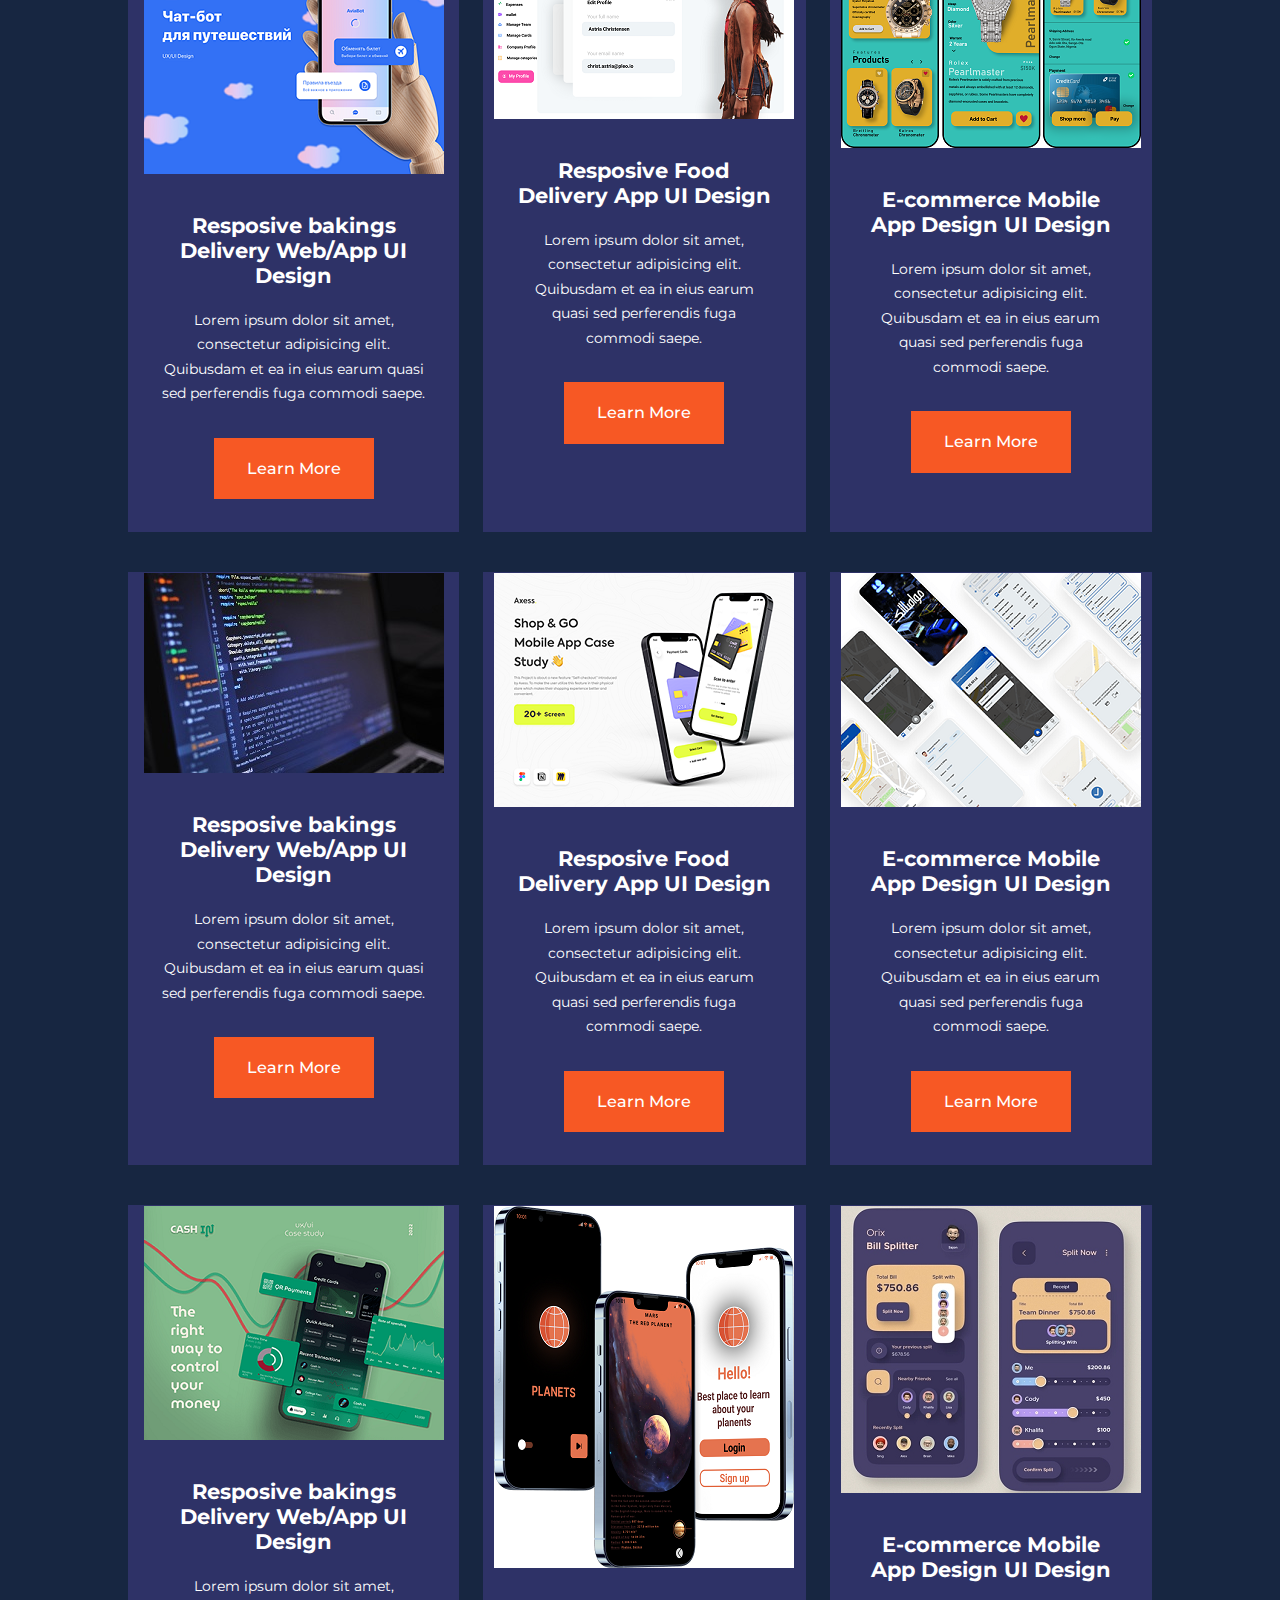
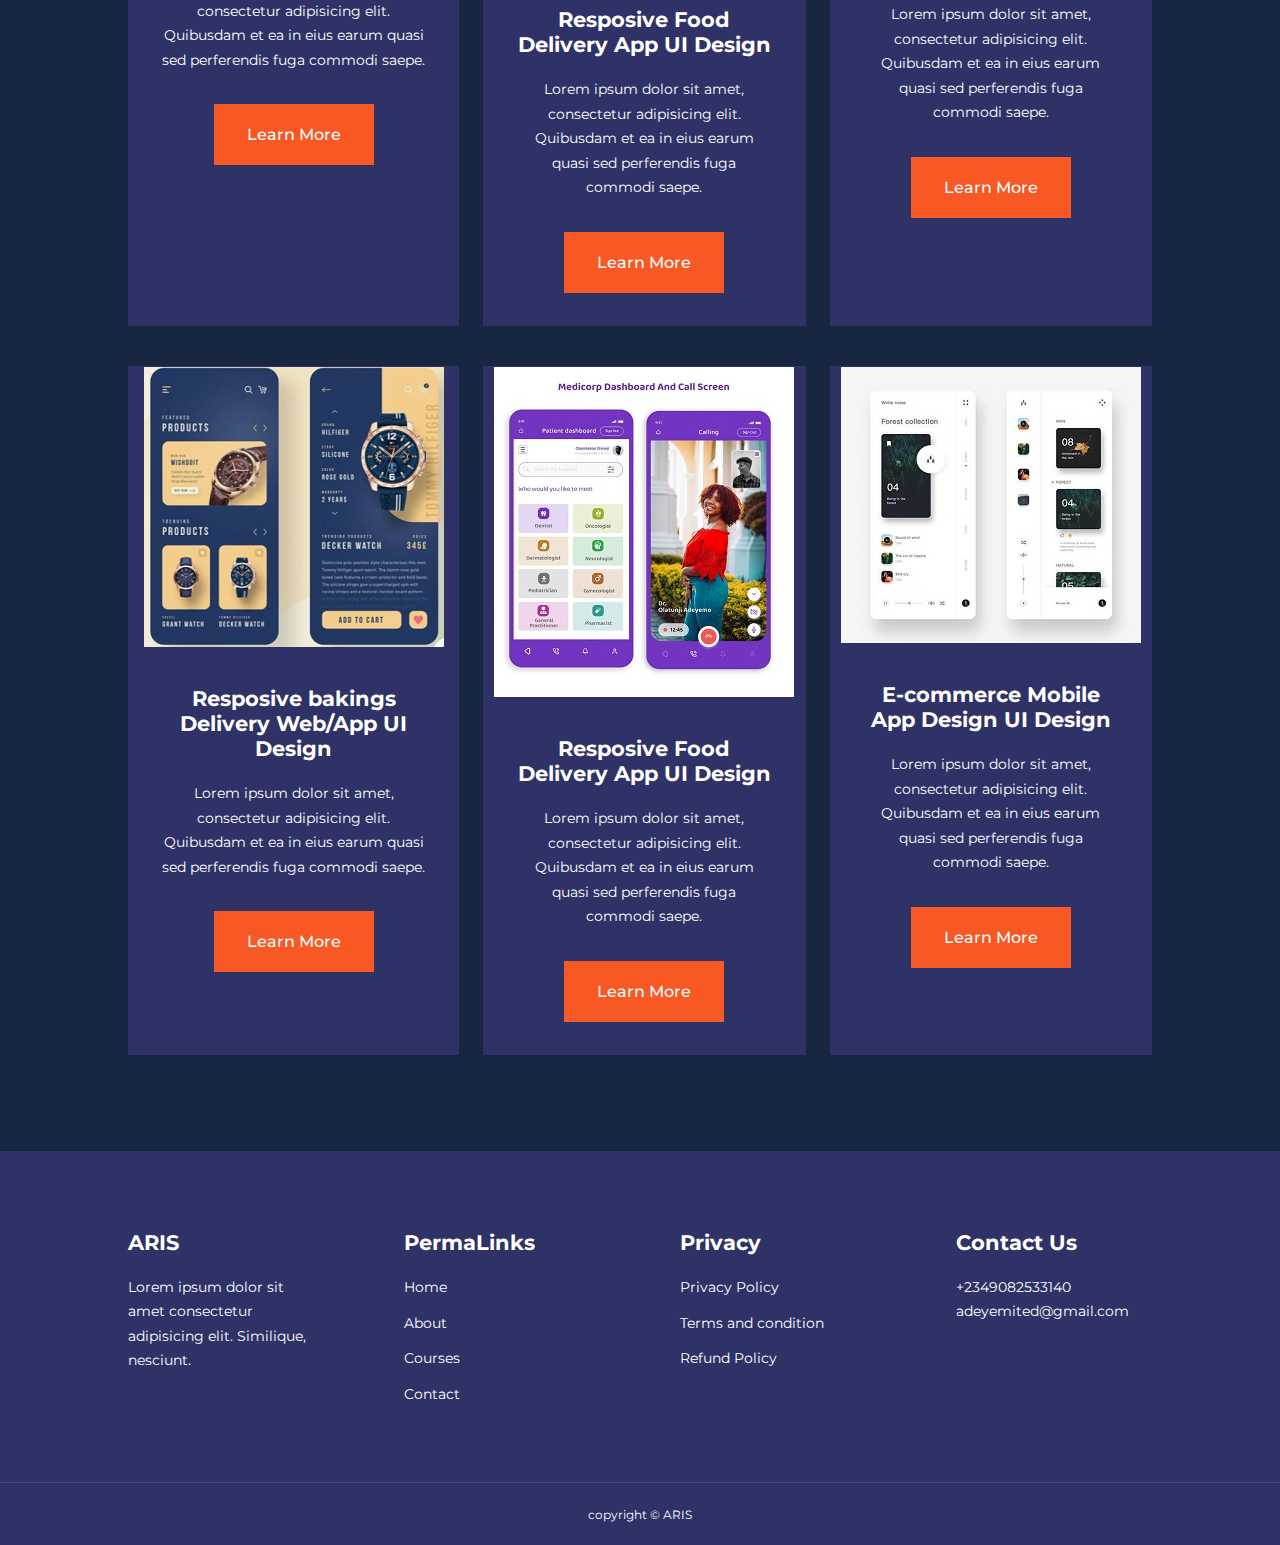
<file: project 2 school website/courses.html>
<!DOCTYPE html>
<html lang="en">
  <head>
    <meta charset="UTF-8" />
    <meta http-equiv="X-UA-Compatible" content="IE=edge" />
    <meta name="viewport" content="width=device-width, initial-scale=1.0" />
    <title>ARIS</title>

    <!-- Fontawesome cdnjs -->
    <link
      rel="stylesheet"
      href="https://cdnjs.cloudflare.com/ajax/libs/font-awesome/6.4.0/css/all.min.css"
      integrity="sha512-iecdLmaskl7CVkqkXNQ/ZH/XLlvWZOJyj7Yy7tcenmpD1ypASozpmT/E0iPtmFIB46ZmdtAc9eNBvH0H/ZpiBw=="
      crossorigin="anonymous"
      referrerpolicy="no-referrer"
    />

    <link rel="stylesheet" href="./css/style.css" />
    <link rel="stylesheet" href="./css/about.css" />
<style>
    .course {
        margin-top: 1rem;
    }
</style>

  </head>
  <body>
    <nav>
      <div class="container nav__container">
        <a href="index.html"><h4>ARIS</h4></a>
        <ul class="nav__menu">
          <li><a href="index.html">Home</a></li>
          <li><a href="about.html">About</a></li>
          <li><a href="courses.html">Courses</a></li>
          <li><a href="contact.html">Contact</a></li>
        </ul>
        <button id="open-menu-btn"><i class="fa-solid fa-bars"></i></button>
        <button id="close-menu-btn">
          <i class="fa-solid fa-multiply"></i>
        </button>
      </div>
    </nav>

    <!--******************END OF NAVBAR****************** -->


    <section class="courses">
        <!-- <h2>OUR POPULAR COURSES</h2> -->
        <div class="container courses__container">
          <article class="course">
            <div class="course__image">
              <img src="./img/course1.jpg" alt="" />
            </div>
            <div class="course__info">
              <h4>Resposive bakings Delivery Web/App UI Design</h4>
              <p>
                Lorem ipsum dolor sit amet, consectetur adipisicing elit.
                Quibusdam et ea in eius earum quasi sed perferendis fuga commodi
                saepe.
              </p>
              <a href="courses.html" class="btn btn-primary">Learn More</a>
            </div>
          </article>
  
          <article class="course">
            <div class="course__image">
              <img src="./img/course2.jpg" alt="" />
            </div>
            <div class="course__info">
              <h4>Resposive Food Delivery App UI Design</h4>
              <p>
                Lorem ipsum dolor sit amet, consectetur adipisicing elit.
                Quibusdam et ea in eius earum quasi sed perferendis fuga commodi
                saepe.
              </p>
              <a href="courses.html" class="btn btn-primary">Learn More</a>
            </div>
          </article>
  
          <article class="course">
            <div class="course__image">
              <img src="./img/course3.jpg" alt="" />
            </div>
            <div class="course__info">
              <h4>E-commerce Mobile App Design UI Design</h4>
              <p>
                Lorem ipsum dolor sit amet, consectetur adipisicing elit.
                Quibusdam et ea in eius earum quasi sed perferendis fuga commodi
                saepe.
              </p>
              <a href="courses.html" class="btn btn-primary">Learn More</a>
            </div>
          </article>

          <article class="course">
            <div class="course__image">
              <img src="./img/course4.png" alt="" />
            </div>
            <div class="course__info">
              <h4>Resposive bakings Delivery Web/App UI Design</h4>
              <p>
                Lorem ipsum dolor sit amet, consectetur adipisicing elit.
                Quibusdam et ea in eius earum quasi sed perferendis fuga commodi
                saepe.
              </p>
              <a href="courses.html" class="btn btn-primary">Learn More</a>
            </div>
          </article>
  
          <article class="course">
            <div class="course__image">
              <img src="./img/course5.png" alt="" />
            </div>
            <div class="course__info">
              <h4>Resposive Food Delivery App UI Design</h4>
              <p>
                Lorem ipsum dolor sit amet, consectetur adipisicing elit.
                Quibusdam et ea in eius earum quasi sed perferendis fuga commodi
                saepe.
              </p>
              <a href="courses.html" class="btn btn-primary">Learn More</a>
            </div>
          </article>
  
          <article class="course">
            <div class="course__image">
              <img src="./img/course6.jpg" alt="" />
            </div>
            <div class="course__info">
              <h4>E-commerce Mobile App Design UI Design</h4>
              <p>
                Lorem ipsum dolor sit amet, consectetur adipisicing elit.
                Quibusdam et ea in eius earum quasi sed perferendis fuga commodi
                saepe.
              </p>
              <a href="courses.html" class="btn btn-primary">Learn More</a>
            </div>
          </article>

          <article class="course">
            <div class="course__image">
              <img src="./img/course7.png" alt="" />
            </div>
            <div class="course__info">
              <h4>Resposive bakings Delivery Web/App UI Design</h4>
              <p>
                Lorem ipsum dolor sit amet, consectetur adipisicing elit.
                Quibusdam et ea in eius earum quasi sed perferendis fuga commodi
                saepe.
              </p>
              <a href="courses.html" class="btn btn-primary">Learn More</a>
            </div>
          </article>
  
          <article class="course">
            <div class="course__image">
              <img src="./img/course8.png" alt="" />
            </div>
            <div class="course__info">
              <h4>Resposive Food Delivery App UI Design</h4>
              <p>
                Lorem ipsum dolor sit amet, consectetur adipisicing elit.
                Quibusdam et ea in eius earum quasi sed perferendis fuga commodi
                saepe.
              </p>
              <a href="courses.html" class="btn btn-primary">Learn More</a>
            </div>
          </article>
  
          <article class="course">
            <div class="course__image">
              <img src="./img/course9.png" alt="" />
            </div>
            <div class="course__info">
              <h4>E-commerce Mobile App Design UI Design</h4>
              <p>
                Lorem ipsum dolor sit amet, consectetur adipisicing elit.
                Quibusdam et ea in eius earum quasi sed perferendis fuga commodi
                saepe.
              </p>
              <a href="courses.html" class="btn btn-primary">Learn More</a>
            </div>
          </article>

          <article class="course">
            <div class="course__image">
              <img src="./img/course10.jpg" alt="" />
            </div>
            <div class="course__info">
              <h4>Resposive bakings Delivery Web/App UI Design</h4>
              <p>
                Lorem ipsum dolor sit amet, consectetur adipisicing elit.
                Quibusdam et ea in eius earum quasi sed perferendis fuga commodi
                saepe.
              </p>
              <a href="courses.html" class="btn btn-primary">Learn More</a>
            </div>
          </article>
  
          <article class="course">
            <div class="course__image">
              <img src="./img/course11.png" alt="" />
            </div>
            <div class="course__info">
              <h4>Resposive Food Delivery App UI Design</h4>
              <p>
                Lorem ipsum dolor sit amet, consectetur adipisicing elit.
                Quibusdam et ea in eius earum quasi sed perferendis fuga commodi
                saepe.
              </p>
              <a href="courses.html" class="btn btn-primary">Learn More</a>
            </div>
          </article>
  
          <article class="course">
            <div class="course__image">
              <img src="./img/course12.png" alt="" />
            </div>
            <div class="course__info">
              <h4>E-commerce Mobile App Design UI Design</h4>
              <p>
                Lorem ipsum dolor sit amet, consectetur adipisicing elit.
                Quibusdam et ea in eius earum quasi sed perferendis fuga commodi
                saepe.
              </p>
              <a href="courses.html" class="btn btn-primary">Learn More</a>
            </div>
          </article>

          <article class="course">
            <div class="course__image">
              <img src="./img/course13.png" alt="" />
            </div>
            <div class="course__info">
              <h4>Resposive bakings Delivery Web/App UI Design</h4>
              <p>
                Lorem ipsum dolor sit amet, consectetur adipisicing elit.
                Quibusdam et ea in eius earum quasi sed perferendis fuga commodi
                saepe.
              </p>
              <a href="courses.html" class="btn btn-primary">Learn More</a>
            </div>
          </article>
  
          <article class="course">
            <div class="course__image">
              <img src="./img/course14.png" alt="" />
            </div>
            <div class="course__info">
              <h4>Resposive Food Delivery App UI Design</h4>
              <p>
                Lorem ipsum dolor sit amet, consectetur adipisicing elit.
                Quibusdam et ea in eius earum quasi sed perferendis fuga commodi
                saepe.
              </p>
              <a href="courses.html" class="btn btn-primary">Learn More</a>
            </div>
          </article>
  
          <article class="course">
            <div class="course__image">
              <img src="./img/course15.png" alt="" />
            </div>
            <div class="course__info">
              <h4>E-commerce Mobile App Design UI Design</h4>
              <p>
                Lorem ipsum dolor sit amet, consectetur adipisicing elit.
                Quibusdam et ea in eius earum quasi sed perferendis fuga commodi
                saepe.
              </p>
              <a href="courses.html" class="btn btn-primary">Learn More</a>
            </div>
          </article>

          <article class="course">
            <div class="course__image">
              <img src="./img/course16.png" alt="" />
            </div>
            <div class="course__info">
              <h4>Resposive bakings Delivery Web/App UI Design</h4>
              <p>
                Lorem ipsum dolor sit amet, consectetur adipisicing elit.
                Quibusdam et ea in eius earum quasi sed perferendis fuga commodi
                saepe.
              </p>
              <a href="courses.html" class="btn btn-primary">Learn More</a>
            </div>
          </article>
  
          <article class="course">
            <div class="course__image">
              <img src="./img/course17.jpeg" alt="" />
            </div>
            <div class="course__info">
              <h4>Resposive Food Delivery App UI Design</h4>
              <p>
                Lorem ipsum dolor sit amet, consectetur adipisicing elit.
                Quibusdam et ea in eius earum quasi sed perferendis fuga commodi
                saepe.
              </p>
              <a href="courses.html" class="btn btn-primary">Learn More</a>
            </div>
          </article>
  
          <article class="course">
            <div class="course__image">
              <img src="./img/course18.jpeg" alt="" />
            </div>
            <div class="course__info">
              <h4>E-commerce Mobile App Design UI Design</h4>
              <p>
                Lorem ipsum dolor sit amet, consectetur adipisicing elit.
                Quibusdam et ea in eius earum quasi sed perferendis fuga commodi
                saepe.
              </p>
              <a href="courses.html" class="btn btn-primary">Learn More</a>
            </div>
          </article>

        </div>
      </section>
  
      <!--******************END OF COURSES SECTION****************** -->






































<footer>
    <div class="container footer__container">
      <div class="footer1">
        <a href="index.html" class="footer__logo"><h4>ARIS</h4></a>
        <p>
          Lorem ipsum dolor sit amet consectetur adipisicing elit. Similique,
          nesciunt.
        </p>
      </div>

      <div class="footer__2">
        <h4>PermaLinks</h4>
        <ul>
          <li><a href="index.html">Home</a></li>
          <li><a href="about.html">About</a></li>
          <li><a href="courses.html">Courses</a></li>
          <li><a href="contact.html">Contact</a></li>
        </ul>
      </div>

      <div class="footer__3">
        <h4>Privacy</h4>
        <ul class="privacy">
          <li><a href="#">Privacy Policy</a></li>
          <li><a href="#">Terms and condition</a></li>
          <li><a href="#">Refund Policy</a></li>
        </ul>
      </div>

      <div class="footer__4">
        <h4>Contact Us</h4>
        <div>
          <p>+2349082533140</p>
          <p>adeyemited@gmail.com</p>
        </div>
        <ul class="footer__socials">
          <a href="#"><i class="fa-brands fa-linkedin"></i> </a>
          <a href="#"><i class="fa-brands fa-instagram"></i> </a>
          <a href="https://www.facebook.com/teddson.adeyemi/"
            ><i class="fa-brands fa-facebook"></i
          ></a>
          <a href="https://www.pinterest.com/adeyemited/"
            ><i class="fa-brands fa-pinterest"></i
          ></a>
        </ul>
      </div>
    </div>
    <div class="footer__copyright">
      <small>copyright &copy; ARIS</small>
    </div>
  </footer>

  <script src="./main.js"></script>
</body>
</html>
</file>
<file: project 2 school website/css/style.css>
@import url("https://fonts.googleapis.com/css2?family=Montserrat:wght@300;400;500;600;700;800;900&display=swap");

* {
  margin: 0;
  padding: 0;
  border: 0;
  outline: 0;
  text-decoration: none;
  list-style: none;
  box-sizing: border-box;
}

:root {
  --color-primary: #6c63ff;
  --color-success: #00bf8e;
  --color-warning: #f7c94b;
  --color-danger: #f75824;
  --color-danger-variant: rgba(247, 88, 66, 0.4);
  --color-white: #fff;
  --color-light: rgba(255, 255, 255, 0.7);
  --color-black: #000;
  --color-bg: #172641;
  --color-bg1: #2e3267;
  --color-bg2: #424890;

  --container-width-lg: 80%;
  --container-width-md: 90%;
  --container-width-sm: 94%;

  --transition: all 400ms ease;
}

/* General CSS Style */
body {
  font-family: "montserrat", sans-serif;
  line-height: 1.7;
  color: var(--color-white);
  background: var(--color-bg);
}

.container {
  width: var(--container-width-lg);
  margin: 0 auto;
}

section {
  padding: 6rem 0;
}

section h2 {
  text-align: center;
  margin-bottom: 4rem;
}

h1,
h2,
h3,
h4,
h5 {
  line-height: 1.2;
}

h1 {
  font-size: 2.4rem;
}

h2 {
  font-size: 2rem;
}

h3 {
  font-size: 1.6rem;
}

h4 {
  font-size: 1.3rem;
}

a {
  color: var(--color-white);
}

image {
  width: 100%;
  display: block;
  object-fit: cover;
}

.btn {
  display: inline-block;
  background: var(--color-white);
  color: var(--color-black);
  padding: 1rem 2rem;
  border: 1px solid transparent;
  font-weight: 500;
  transition: var(--transition);
}

.btn:hover {
  background: transparent;
  color: var(--color-white);
  border-color: var(--color-white);
}

.btn-primary {
  background: var(--color-danger);
  color: var(--color-white);
}

/* ******************NAVBAR****************** */

nav {
  background: transparent;
  width: 100vw;
  height: 5rem;
  position: fixed;
  top: 0;
  z-index: 11;
}

/* change navbar style on scroll using javascript */
.window-scroll {
  background: var(--color-primary);
  box-shadow: 0 1rem 2rem rgba(0, 0, 0, 0.2);
}

.nav__container {
  height: 100%;
  display: flex;
  justify-content: space-between;
  align-items: center;
}

nav button {
  display: none;
}

.nav__menu {
  display: flex;
  align-items: center;
  gap: 4rem;
}

.nav__menu a {
  font-size: 0.9rem;
  transition: var(--transition);
}

.nav__menu a:hover {
  color: var(--color-bg2);
}

/* ******************HEADER****************** */
header {
  position: relative;
  top: 5rem;
  overflow: hidden;
  height: 70vh;
  margin-bottom: 5rem;
}

.header__container {
  display: grid;
  grid-template-columns: 1fr 1fr;
  align-items: center;
  gap: 5rem;
  height: 100%;
}

.header__left p {
  margin: 1rem 0 2.4rem;
}

/* ******************CATEGORIES****************** */
.categories {
  background: var(--color-bg1);
  height: 29rem;
}
.categories h1 {
  line-height: 1;
  margin-bottom: 3rem;
}

.categories__container {
  display: grid;
  grid-template-columns: 40% 60%;
}

.categories__left {
  margin-right: 4rem;
}

.categories__left p {
  margin: 1rem 0 3rem;
}

.categories__right {
  display: grid;
  grid-template-columns: repeat(3, 1fr);
  gap: 1.2rem;
}

.category {
  background: var(--color-bg2);
  padding: 2rem;
  border-radius: 2rem;
  transition: var(--transition);
}

.category:hover {
  box-shadow: 0 3rem 3rem rgba(0, 0, 0, 0.3);
  z-index: 1;
}

.category:nth-child(2) .category__icon {
  background: var(--color-danger);
}

.category:nth-child(3) .category__icon {
  background: var(--color-success);
}

.category:nth-child(4) .category__icon {
  background: var(--color-warning);
}

.category:nth-child(5) .category__icon {
  background: var(--color-success);
}

.category__icon {
  background: var(--color-primary);
  padding: 0.7rem;
  border-radius: 0.9rem;
}

.category h5 {
  margin: 2rem 0 1rem;
}

.category p {
  font-size: 0.85rem;
}

/* ******************COURSES****************** */
.courses {
  margin-top: 10rem;
}

.courses__container {
  display: grid;
  grid-template-columns: repeat(3, 1fr);
  gap: 1.5rem;
  /* position: relative;
  left: -5.5rem; */
}

.course {
  background: var(--color-bg1);
  text-align: center;
  border: 1px solid transparent;
  transition: var(--transition);
}

.course:hover {
  background: transparent;
  border-color: var(--color-primary);
}

.course__info {
  padding: 2rem;
}

.course__info p {
  margin: 1.2rem 0 2rem;
  font-size: 0.9rem;
}

/* ******************FAQs****************** */
.faqs {
  background: var(--color-bg1);
  box-shadow: inset 0 0 3rem rgba(0, 0, 0, 0.5);
}

.faqs__container {
  display: grid;
  grid-template-columns: 1fr 1fr;
  gap: 1rem;
}

.faq {
  padding: 2rem;
  display: flex;
  align-items: center;
  gap: 1.4rem;
  height: fit-content;
  background: var(--color-primary);
  cursor: pointer;
}

.faq h4 {
  font-size: 1rem;
  line-height: 2.2;
}

.faq__icon {
  align-self: flex-start;
  font-size: 1.2rem;
}

.faq p {
  margin-top: 0.8rem;
  display: none;
}

.faq.open p {
  display: block;
}

/* ******************TESTIMONIALS****************** */
.testimonials__container {
  overflow: hidden;
  position: relative;
  margin-bottom: 5rem;
}

.testiomonial {
  padding-top: 2rem;
}
.avatar {
  width: 6rem;
  height: 6rem;
  border-radius: 50%;
  overflow: hidden;
  margin: 0 auto 1rem;
  border: 1rem solid var(--color-bg1);
}

.testimonial__info {
  text-align: center;
}

.testimonial__body {
  background: var(--color-primary);
  padding: 2rem;
  margin-top: 3rem;
  position: relative;
}

.testimonial__body::before {
  content: "";
  display: block;
  background: linear-gradient
    (
      135deg,
      transparent,
      var(--color-primary),
      var(--color-primary),
      var(--color-primary)
    );
  width: 3rem;
  height: 3rem;
  position: absolute;
  left: 50%;
  top: -1.3rem;
  transform: rotate(45deg);
}

/* ******************TESTIMONIALS****************** */
footer {
  background: var(--color-bg1);
  padding-top: 5rem;
  font-size: 0.9rem;
}
.footer__container {
  display: grid;
  grid-template-columns: repeat(4, 1fr);
  gap: 5rem;
}

.footer__container > div h4 {
  margin-bottom: 1.2rem;
}

.footer__1 p {
  margin: 0 0 2rem;
}

footer ul li {
  margin-bottom: 0.7rem;
}

footer ul li a:hover {
  text-decoration: underline;
}

.footer__socials {
  display: flex;
  gap: 1rem;
  font-size: 1.2rem;
  margin-top: 2rem;
}
.footer__copyright {
  text-align: center;
  margin-top: 4rem;
  padding: 1.2rem 0;
  border-top: 1px solid var(--color-bg2);
}

/* *********************responsive**************** */

/* ===============tablet============== */
@media screen and (max-width: 1024px) {
  .container {
    width: var(--container-width-md);
  }
  h1 {
    font-size: 2.2rem;
  }
  h2 {
    font-size: 1.7rem;
  }

  h3 {
    font-size: 1.4rem;
  }
  h4 {
    font-size: 1.2rem;
  }

  /* navbar */
  nav button {
    display: inline-block;
    background: transparent;
    font-size: 1.8rem;
    color: var(--color-white);
    cursor: pointer;
  }

  nav button#close-menu-btn {
    display: none;
  }

  .nav__menu {
    position: fixed;
    top: 5rem;
    right: 5%;
    height: fit-content;
    width: 18rem;
    flex-direction: column;
    gap: 0;
    display: none;
  }

  .nav__menu li {
    width: 100%;
    height: 5.8rem;
    animation: animationNavItems 1s linear forwards;
    transform-origin: top right;
    opacity: 0;
  }

  .nav__menu li:nth-child(2) {
    animation-delay: 200ms;
  }

  .nav__menu li:nth-child(3) {
    animation-delay: 400ms;
  }

  .nav__menu li:nth-child(4) {
    animation-delay: 400ms;
  }

  @keyframes animationNavItems {
    0% {
      transform: rotatez(-90deg) rotateX(90deg) scale(0.1);
    }

    100% {
      transform: rotatez(0) rotateX(0) scale(1);
      opacity: 1;
    }
  }

  .nav__menu li a {
    background: var(--color-primary);
    box-shadow: -4rem 6rem 10rem rgba(0, 0, 0, 0.6);
    width: 100%;
    height: 100%;
    display: grid;
    place-items: center;
  }

  .nav__menu li a:hover {
    background: var(--color-bg2);
    color: var(--color-white);
  }

  /* ********header********** */
  header {
    height: 52vh;
    margin-bottom: 4rem;
  }

  .header__container {
    gap: 0;
    padding-bottom: 3rem;
  }
  .header__right-image img {
    width: 80%;
  }

  /* *****categories****** */
  .categories {
    height: auto;
  }

  .categories__container {
    grid-template-columns: 1fr;
    gap: 3rem;
  }

  .categories__left {
    margin-right: 0;
  }

  /* ****popular courses */
  .course {
    margin-top: 0;
  }

  .courses__container {
    grid-template-columns: 1fr 1fr;
  }

  /* Faqs */
  .faqs__container {
    grid-template-columns: 1fr;
  }

  .faq {
    padding: 1.5rem;
  }

  /* footer */
  .footer__container {
    grid-template-columns: 1fr 1fr;
  }
}

/* ============ Phone ============== */
@media screen and (max-width: 600px) {
  .container {
    width: var(--container-width-sm);
  }

  /* navbar */

  .nav__menu {
    right: 3%;
  }

  /* header */

  header {
    height: 100vh;
  }

  .header__container {
    grid-template-columns: 1fr;
    text-align: center;
    margin-top: 0;
  }
  .header__left p {
    margin-bottom: 1.3rem;
  }

  /* categories */
  .categories__right {
    grid-template-columns: 1fr 1fr;
    gap: 0.7rem;
  }

  .category {
    padding: 1rem;
    border-radius: 1rem;
  }

  .category__icon{
    margin-top: 4px;
    display: inline-block;
  }
/* popular courses */

.courses__container {
  grid-template-columns: 1fr;
}

/* testimonial section */
.testimonial__body {
  padding: 1.2rem;
}

/* footer */
.footer__container {
  grid-template-columns: 1fr;
  text-align: center;
  gap: 2rem;
}

.footer__1 p {
  margin: 1rem auto;
}

.footer__socials {
  justify-content:center ;
}



  
}
</file>
<file: project 2 school website/css/about.css>
/* ==========================ACHIEVEMENTS================*/
.about__achievements {
  margin-top: 3rem;
}

.about__achievements-container {
  display: grid;
  grid-template-columns: 40% 60%;
  gap: 5rem;
}

.about__achievements-right > p {
  margin: 1.6rem 0 2.5rem;
}

.achievements__cards {
  /* display: flex;
    justify-content: space-around;
     */
  display: grid;
  grid-template-columns: repeat(3, 1fr);
  gap: 1.5rem;
}

.achievement__card {
  background: var(--color-bg1);
  padding: 3.5rem;
  border-radius: 1rem;
  text-align: center;
  transition: var(--transition);
}

.achievement__card:hover {
  background: var(--color-bg2);
  box-shadow: 0 3rem 3rem rgba(0, 0, 0, 0.3);
}

.achievement__icon {
  background: var(--color-danger);
  padding: 0.6rem;
  border-radius: 1rem;
  display: inline-block;
  margin-bottom: 2rem;
  font-size: 2rem;
}
.achievement__card:nth-child(2) .achievement__icon {
  background: var(--color-success);
}

.achievement__card:nth-child(3) .achievement__icon {
  background: var(--color-primary);
}

.achievement__card p {
  margin-top: 1rem;
}

/* ==========================TEAM================*/
.team {
  background: var(--color-bg1);
  box-shadow: inset 0 0 3rem rgba(0, 0, 0, 0.5);
}

.team__container {
  display: grid;
  grid-template-columns: repeat(5, 1fr);
  gap: 2rem;
}

.team__member {
  align-content: center;
  align-items: center;
  width: 200px;
  background: var(--color-bg2);
  padding: 1rem;
  border: 1px solid transparent;
  transition: var(--transition);
  position: relative;
  overflow: hidden;
}

.team__member:hover {
  background: transparent;
  border-color: var(--color-primary);
}

.team__member-image img {
  width: 150px;
  height: 130px;
  filter: saturate(0);
}

.team__member-image:hover img {
  filter: saturate(1);
}

.team__member-info {
  text-align: center;
  margin-top: 1.4rem;
}

.team__member-info p {
  color: var(--color-light);
}

.team__member-socials {
  position: absolute;
  top: 50%;
  transform: translateY(-50%);
  right: -100%;
  display: flex;
  flex-direction: column;
  background: var(--color-primary);
  border-radius: 1rem 0 0 1rem;
  box-shadow: -2rem 0 2rem rgba(0, 0, 0, 0.3);
  transition: var(--transition);
}

.team__member:hover .team__member-socials {
  right: 0;
}

.team__member-socials a {
  padding: 7px;
}

/* ==========================Resposive================*/
/* TABLET */
@media screen and (max-width: 1024px) {
  .about__achievements {
    margin-top: 2rem;
  }

  .about__achievements-container {
    grid-template-columns: 1fr;
    gap: 4rem;
  }

  .about__achievements-left {
    width: 80%;
    margin: 0 auto;
  }

  .team__container {
    grid-template-columns: repeat(3, 1fr);
    gap: 1.5rem;
  }

  .team__member {
    padding: 1rem;
  }
}

/* Mobile Phone */

@media screen and (max-width: 600px) {
    .about__achievements-left img {
        width: 350px;
    }
  .achievements__cards {
    
    grid-template-columns:  1fr 1fr;
    gap: 0.7rem;
  }

  .team__container {
    grid-template-columns: 1fr 1fr;
    gap: 0.7rem;
  }

  .team__member {
    width: 140px;
    border-radius: 5px;
    padding: 0;
  }
  .team__member p {
    margin-bottom: 1.5rem;
  }
}
</file>
<file: project 2 school website/css/contact.css>
.contact__container {
  background: var(--color-bg1);
  padding: 4rem;
  display: grid;
  grid-template-columns: 40% 60%;
  gap: 4rem;
  height: 30rem;
  margin: 7rem auto;
  border-radius: 1.5rem;
}

/* ============================ASIDE================== */
.aside__image {
  width: 12rem;
  margin-bottom: 2rem;
}

.aside__image img {
  align-content: center;
  width: 250px;
  height: 250px;
}
.contact__aside {
  background: var(--color-primary);
  padding: 3rem;
  border-radius: 1.5rem;
  position: relative;
  bottom: 10rem;
}

.contact__aside h2 {
  text-align: left;
  margin-bottom: 1rem;
}

.contact__aside p {
  font-size: 0.9rem;
  margin-bottom: 2rem;
}

.contact__details li {
  display: flex;
  gap: 1rem;
  align-items: center;
  margin-bottom: 1rem;
}

.contact__socials {
  display: flex;
  gap: 0.8rem;
  margin-top: 3rem;
}

.contact__socials a {
  background: var(--color-bg2);
  padding: 0.5rem;
  border-radius: 50%;
  font-size: 0.9rem;
  transition: var(--transition);
}

.contact__socials a:hover {
  background: transparent;
}

/* ============================FORM================== */
form {
  display: flex;
  flex-direction: column;
  gap: 1.2rem;
  margin-right: 4rem;
}

.form__name {
  display: flex;
  gap: 1.2rem;
}

.contact__form input[type="text"] {
  width: 50%;
}

input,
textarea {
  width: 100%;
  padding: 1rem;
  background: var(--color-bg);
  color: var(--color-white);
}

.contact__form btn {
  width: max-content;
  margin-top: 1rem;
  cursor: pointer;
}

/* ============================RESPONSIVE=================*/

/* Tablet */
@media screen and (max-width: 1024px) {
  .contact {
    padding-bottom: 0;
  }

  .contact__container {
    gap: 1.5rem;
    margin-top: 3rem;
    height: auto;
    padding: 1.5rem;
  }

  .contact__aside {
    width: auto;
    padding: 1.5rem;
    bottom: 0;
  }

  form {
    align-self: center;
    margin-right: 1.5rem;
  }
}

/* Smart Phone */
@media screen and (max-width: 600px) {
    .contact__container {
        grid-template-columns: 1fr;
        gap: 3rem;
        margin-top: 0;
        padding: 0;
    }

    .contact__form {
        margin: 0 1.5rem 3rem;
    }

    .form__name {
        flex-direction: column;
    }

    .form__name input[type="text"] {
        width: 100%;
    }


}
</file>
